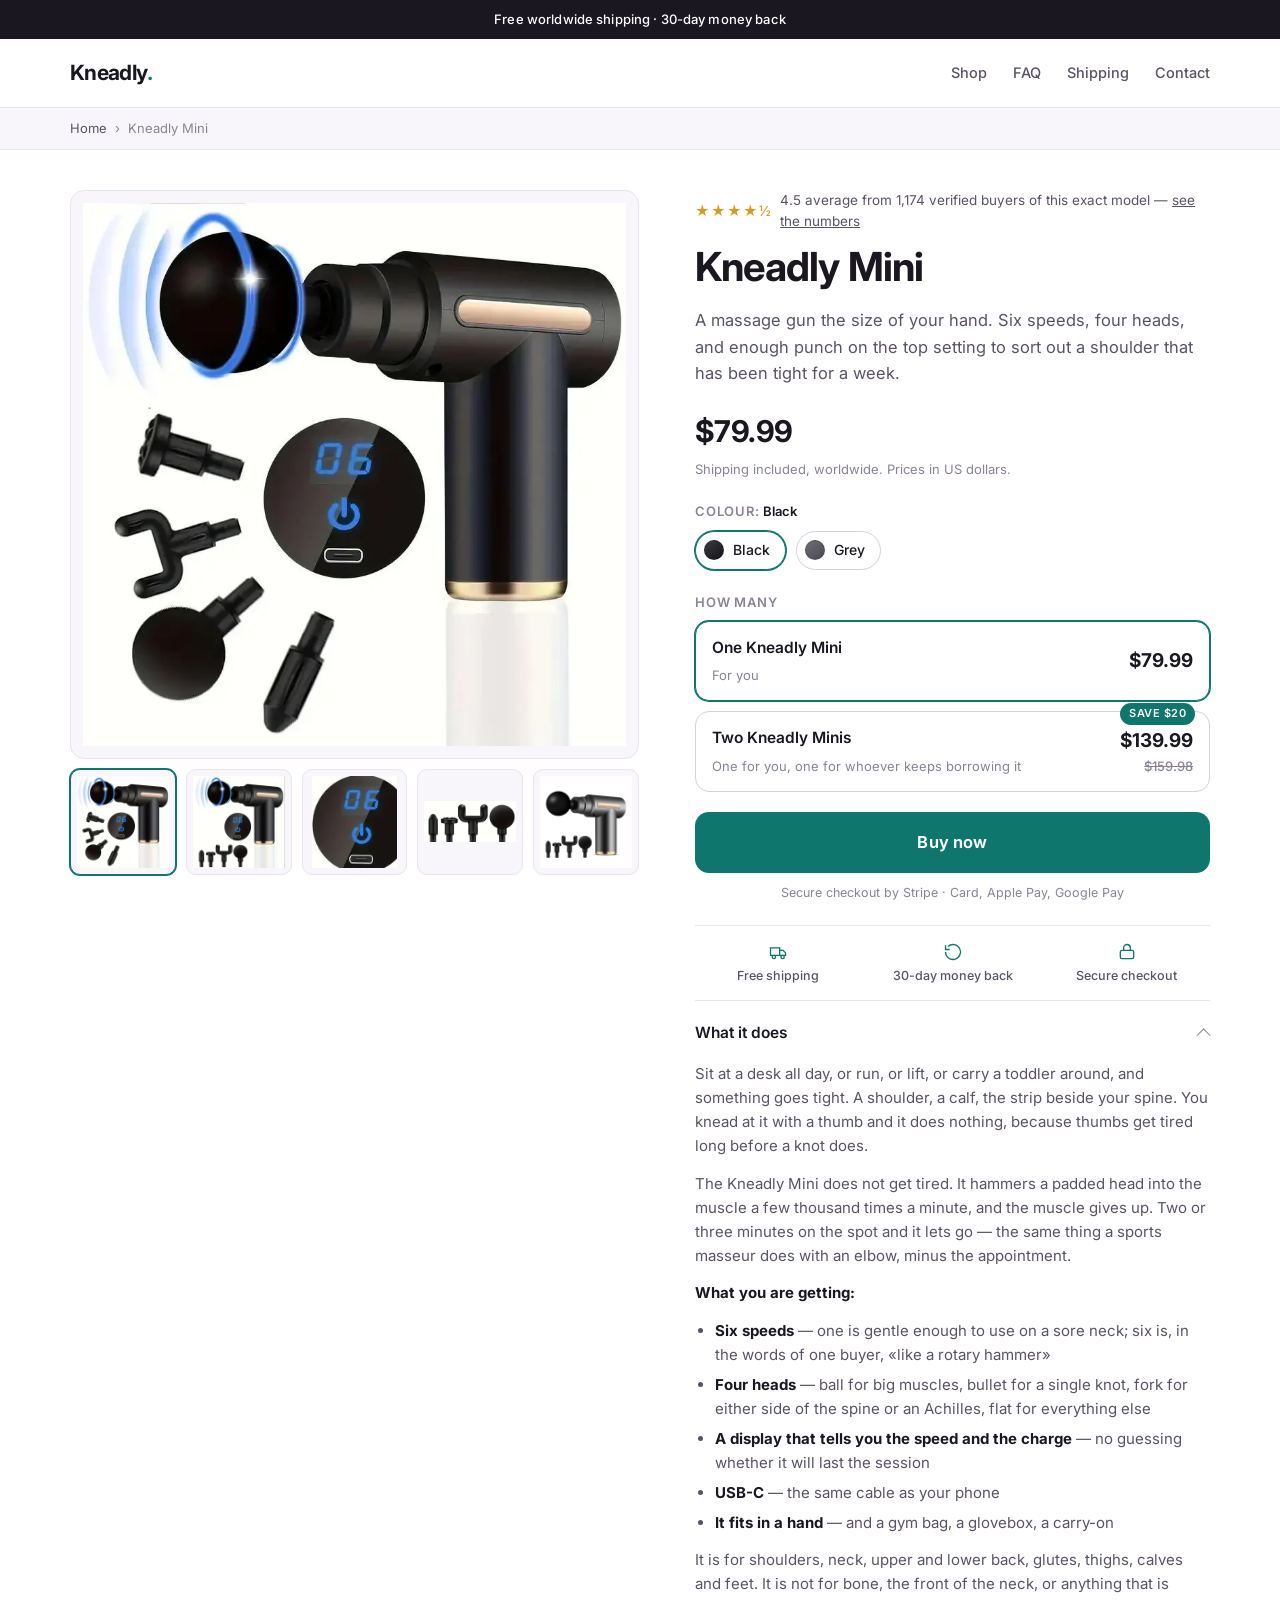
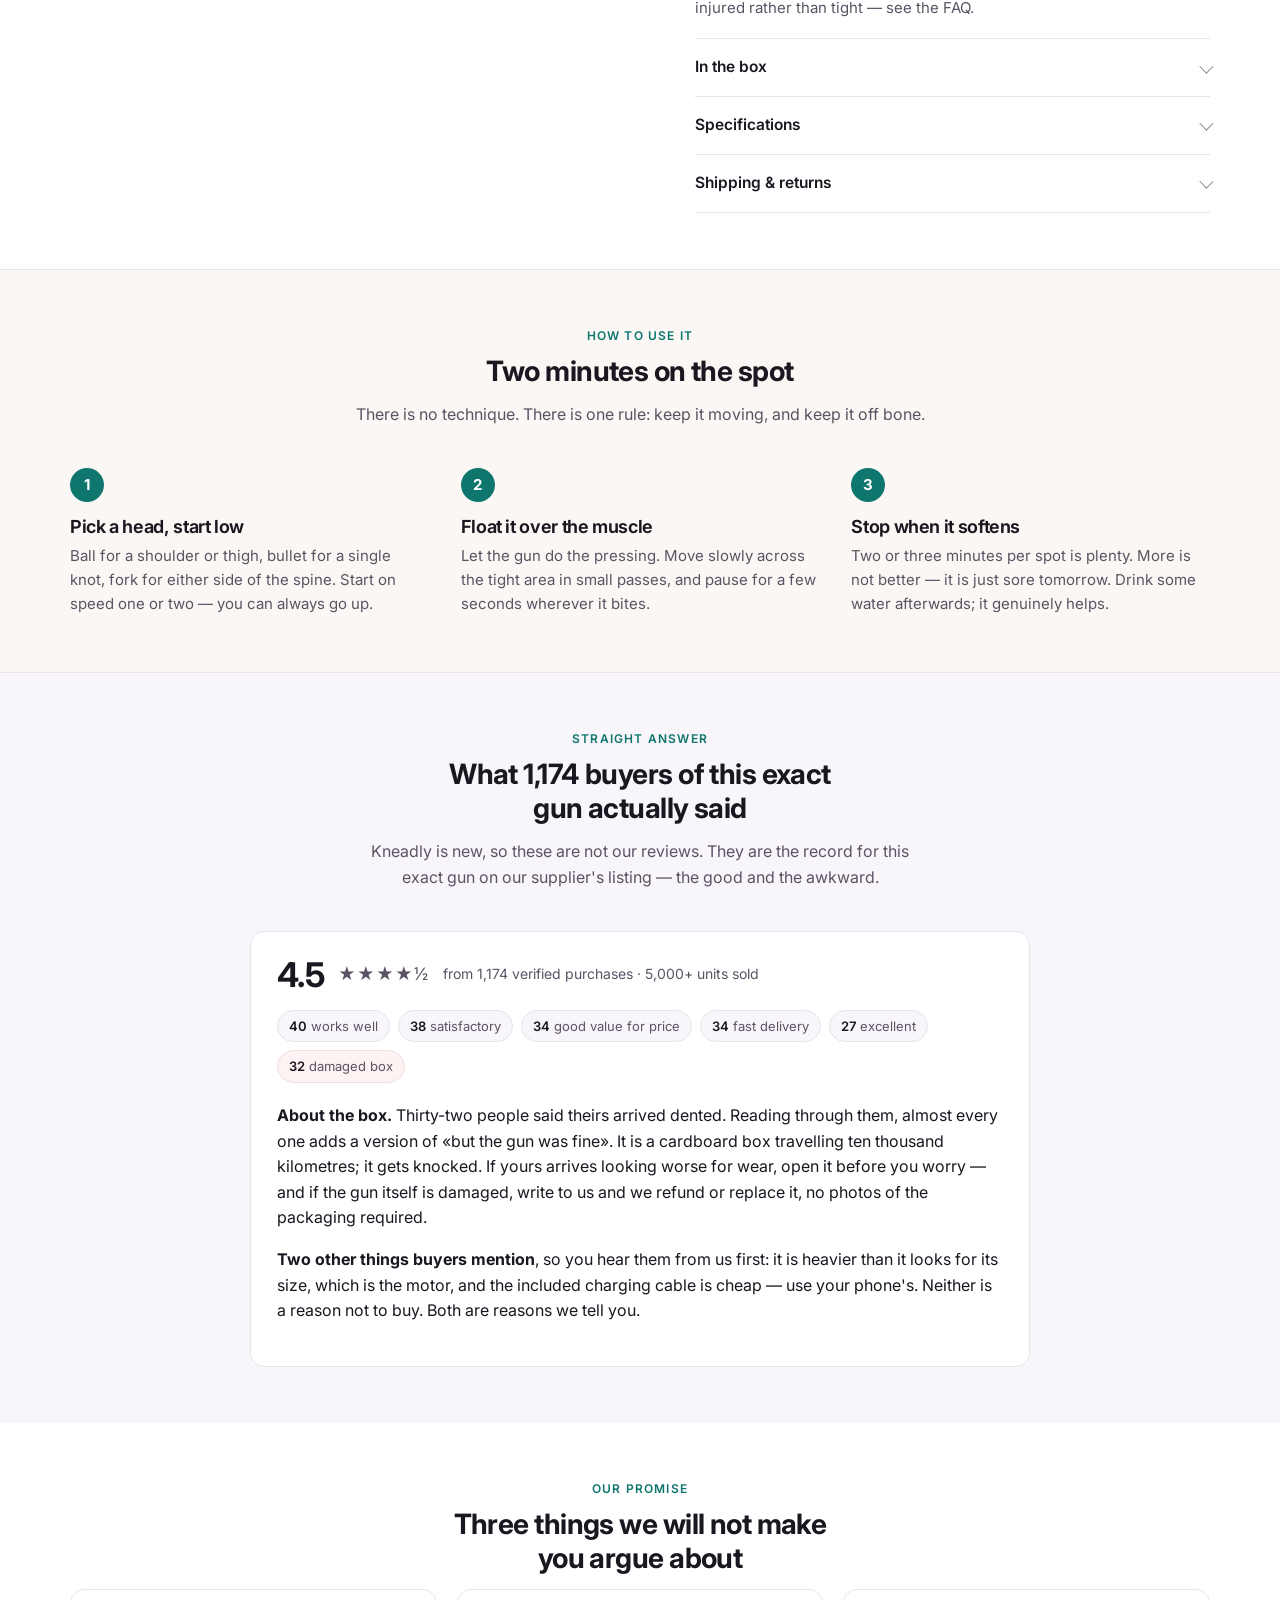
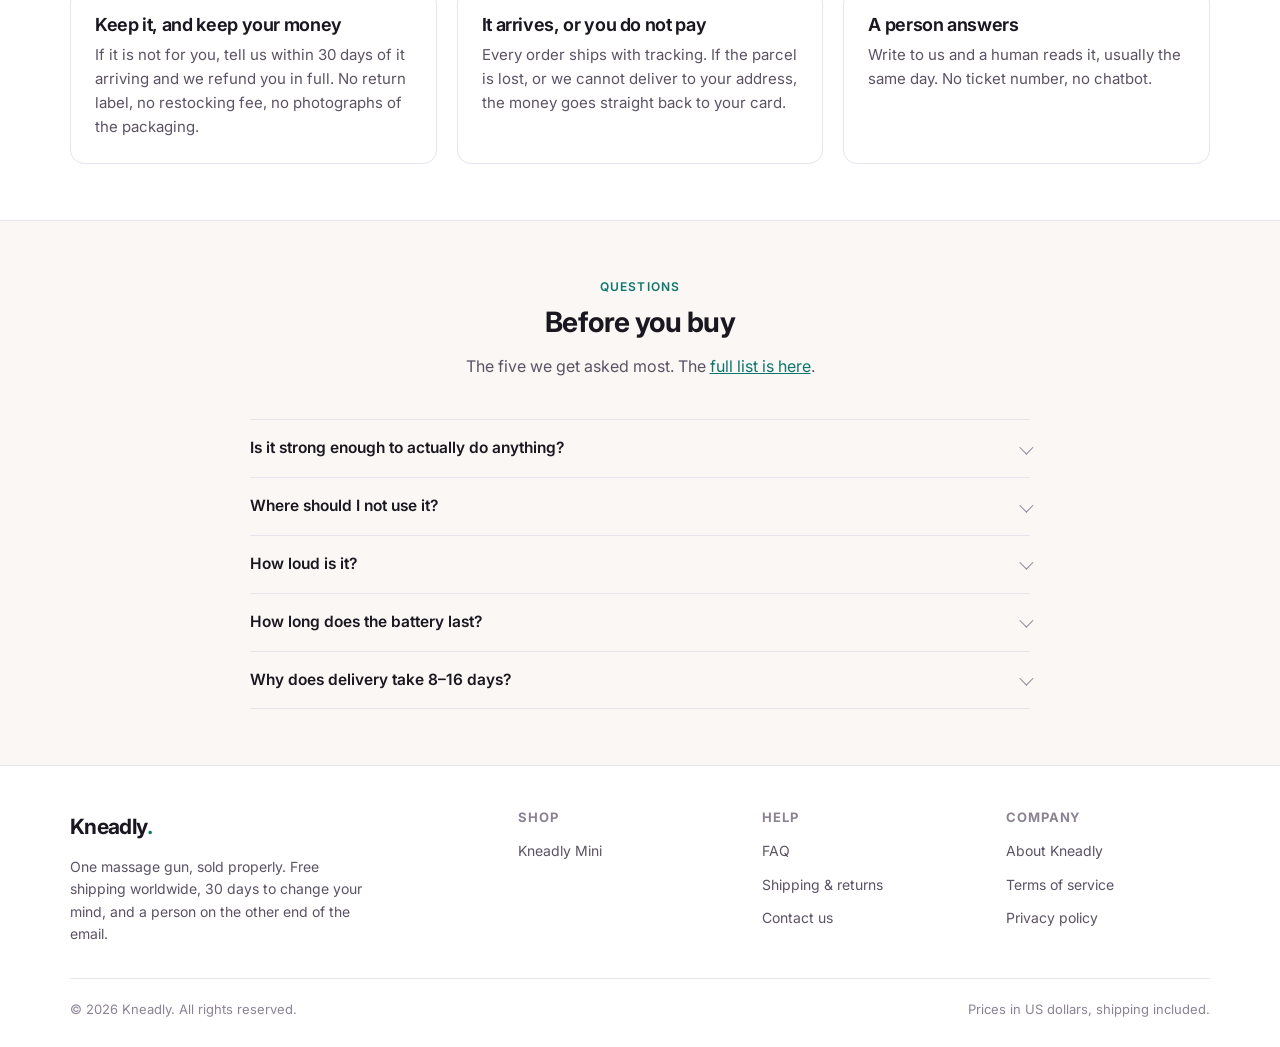
<file: index.html>
<!DOCTYPE html>
<html lang="en">
<head>
<meta charset="utf-8">
<meta name="viewport" content="width=device-width, initial-scale=1">
<title>Kneadly Mini — the pocket massage gun that gets the knots out</title>
<meta name="description" content="A compact massage gun with six speeds, four heads and USB-C charging. Loosens tight shoulders, calves and backs in minutes. Free shipping, 30-day money back.">
<link rel="canonical" href="https://dr-grimen.github.io/kneadly/">
<meta property="og:type" content="product">
<meta property="og:title" content="Kneadly Mini — knots out, two minutes">
<meta property="og:description" content="Six speeds, four heads, USB-C. Small enough for a gym bag, strong enough for a sore back. Free shipping and 30-day money back.">
<meta property="og:image" content="https://dr-grimen.github.io/kneadly/bilder/produkt-2.webp">
<meta name="twitter:card" content="summary_large_image">
<link rel="icon" href="data:image/svg+xml,<svg xmlns='http://www.w3.org/2000/svg' viewBox='0 0 32 32'><rect width='32' height='32' rx='7' fill='%230f766e'/><text x='16' y='23' font-family='Inter,Arial' font-size='19' font-weight='700' fill='%23fff' text-anchor='middle'>K</text></svg>">
<link rel="preconnect" href="https://fonts.googleapis.com">
<link rel="preconnect" href="https://fonts.gstatic.com" crossorigin>
<link href="https://fonts.googleapis.com/css2?family=Inter:wght@400;500;600;700&display=swap" rel="stylesheet">
<link rel="stylesheet" href="style.css?v=2">
</head>
<body class="has-buybar">

<div class="announce">Free worldwide shipping · 30-day money back</div>

<header class="site-header">
  <div class="wrap">
    <a class="logo" href="index.html">Kneadly<span>.</span></a>
    <nav class="nav">
      <a href="index.html">Shop</a>
      <a href="faq.html">FAQ</a>
      <a href="shipping.html">Shipping</a>
      <a href="contact.html">Contact</a>
    </nav>
  </div>
</header>

<div class="crumb">
  <div class="wrap"><a href="index.html">Home</a><span>&rsaquo;</span>Kneadly Mini</div>
</div>

<main>
<div class="wrap">
  <div class="product">

    <div>
      <div class="gallery-main">
        <img id="mainImage" src="bilder/produkt-2.webp" alt="Kneadly Mini in black with its four heads laid out" width="800" height="800">
      </div>
      <div class="thumbs" id="thumbs" role="group" aria-label="Product images"></div>
    </div>

    <div class="col-buy">

      <div class="rating-row">
        <span class="stars" aria-hidden="true">★★★★½</span>
        <span>4.5 average from 1,174 verified buyers of this exact model —
          <a href="#evidence">see the numbers</a></span>
      </div>

      <h1>Kneadly Mini</h1>
      <p class="subtitle">A massage gun the size of your hand. Six speeds, four heads, and enough punch
         on the top setting to sort out a shoulder that has been tight for a week.</p>

      <div class="price-row">
        <span class="price" id="price">$79.99</span>
        <s class="price-was" id="priceWas" hidden></s>
        <span class="price-save" id="priceSave" hidden></span>
      </div>
      <p class="price-note">Shipping included, worldwide. Prices in US dollars.</p>

      <span class="field-label">Colour: <b id="colourName">Black</b></span>
      <div class="swatches" id="swatches">
        <button class="swatch" type="button" data-color="black" aria-pressed="true"><i></i>Black</button>
        <button class="swatch" type="button" data-color="grey" aria-pressed="false"><i></i>Grey</button>
      </div>

      <span class="field-label">How many</span>
      <div class="bundles" id="bundles">
        <button class="bundle" type="button" data-pack="1" aria-pressed="true">
          <span class="b-name">One Kneadly Mini</span>
          <span class="b-sub">For you</span>
          <span class="b-price">$79.99</span>
        </button>
        <button class="bundle" type="button" data-pack="2" aria-pressed="false">
          <span class="b-tag">Save $20</span>
          <span class="b-name">Two Kneadly Minis</span>
          <span class="b-sub">One for you, one for whoever keeps borrowing it</span>
          <span class="b-price">$139.99 <s>$159.98</s></span>
        </button>
      </div>

      <a class="btn-buy" id="buyButton" href="#" rel="nofollow">Buy now</a>
      <p class="btn-note">Secure checkout by Stripe · Card, Apple&nbsp;Pay, Google&nbsp;Pay</p>

      <div class="assurance">
        <div>
          <svg viewBox="0 0 24 24" aria-hidden="true"><path d="M3 7h11v9H3zM14 10h4l3 3v3h-7z"/><circle cx="7" cy="18" r="2"/><circle cx="17.5" cy="18" r="2"/></svg>
          Free shipping
        </div>
        <div>
          <svg viewBox="0 0 24 24" aria-hidden="true"><path d="M3 12a9 9 0 1 0 3-6.7"/><path d="M3 4v5h5"/></svg>
          30-day money back
        </div>
        <div>
          <svg viewBox="0 0 24 24" aria-hidden="true"><rect x="4" y="10" width="16" height="10" rx="2"/><path d="M8 10V7a4 4 0 0 1 8 0v3"/></svg>
          Secure checkout
        </div>
      </div>

      <details class="panel" open>
        <summary>What it does</summary>
        <div class="body">
          <p>Sit at a desk all day, or run, or lift, or carry a toddler around, and something goes
             tight. A shoulder, a calf, the strip beside your spine. You knead at it with a thumb and
             it does nothing, because thumbs get tired long before a knot does.</p>
          <p>The Kneadly Mini does not get tired. It hammers a padded head into the muscle a few
             thousand times a minute, and the muscle gives up. Two or three minutes on the spot and it
             lets go — the same thing a sports masseur does with an elbow, minus the appointment.</p>
          <p><strong>What you are getting:</strong></p>
          <ul>
            <li><strong>Six speeds</strong> — one is gentle enough to use on a sore neck; six is,
                in the words of one buyer, «like a rotary hammer»</li>
            <li><strong>Four heads</strong> — ball for big muscles, bullet for a single knot, fork
                for either side of the spine or an Achilles, flat for everything else</li>
            <li><strong>A display that tells you the speed and the charge</strong> — no guessing
                whether it will last the session</li>
            <li><strong>USB-C</strong> — the same cable as your phone</li>
            <li><strong>It fits in a hand</strong> — and a gym bag, a glovebox, a carry-on</li>
          </ul>
          <p>It is for shoulders, neck, upper and lower back, glutes, thighs, calves and feet. It is
             not for bone, the front of the neck, or anything that is injured rather than tight —
             see the FAQ.</p>
        </div>
      </details>

      <details class="panel">
        <summary>In the box</summary>
        <div class="body">
          <ul>
            <li>1 × Kneadly Mini (black or grey)</li>
            <li>4 × heads: ball, bullet, fork, flat</li>
            <li>1 × USB-C charging cable</li>
          </ul>
          <p>A word on the cable, because buyers mention it: it is a basic one and some people
             have found theirs weak. Any USB-C cable you already own works just as well, and better.</p>
        </div>
      </details>

      <details class="panel">
        <summary>Specifications</summary>
        <div class="body">
          <table class="spec-table">
            <tr><th>Speeds</th><td>Six, shown on the display</td></tr>
            <tr><th>Heads</th><td>Four — ball, bullet, fork, flat</td></tr>
            <tr><th>Display</th><td>Speed level and charge status</td></tr>
            <tr><th>Charging</th><td>USB-C</td></tr>
            <tr><th>Power</th><td>Built-in rechargeable lithium battery</td></tr>
            <tr><th>Colours</th><td>Black, Grey</td></tr>
          </table>
          <p style="margin-top:12px">We have left out the numbers we cannot verify — motor speed,
             battery capacity, stall force. The supplier does not publish tested figures for them,
             and we would rather say nothing than make something up.</p>
        </div>
      </details>

      <details class="panel">
        <summary>Shipping &amp; returns</summary>
        <div class="body">
          <ul>
            <li>Free shipping on every order, with tracking</li>
            <li>Delivery in 8–16 days — it ships from our supplier straight to you</li>
            <li>30 days to change your mind, and you keep it</li>
            <li>If it never arrives, you get every penny back</li>
          </ul>
          <p>The full policy is on the <a href="shipping.html">shipping page</a>.</p>
        </div>
      </details>

    </div>
  </div>
</div>

<section class="band section">
  <div class="wrap">
    <div class="eyebrow">How to use it</div>
    <h2>Two minutes on the spot</h2>
    <p class="lede">There is no technique. There is one rule: keep it moving, and keep it off bone.</p>
    <div class="steps">
      <div class="step">
        <h3>Pick a head, start low</h3>
        <p>Ball for a shoulder or thigh, bullet for a single knot, fork for either side of the spine.
           Start on speed one or two — you can always go up.</p>
      </div>
      <div class="step">
        <h3>Float it over the muscle</h3>
        <p>Let the gun do the pressing. Move slowly across the tight area in small passes, and pause
           for a few seconds wherever it bites.</p>
      </div>
      <div class="step">
        <h3>Stop when it softens</h3>
        <p>Two or three minutes per spot is plenty. More is not better — it is just sore tomorrow.
           Drink some water afterwards; it genuinely helps.</p>
      </div>
    </div>
  </div>
</section>

<section class="band-soft section" id="evidence">
  <div class="wrap">
    <div class="eyebrow">Straight answer</div>
    <h2>What 1,174 buyers of this exact gun actually said</h2>
    <p class="lede">Kneadly is new, so these are not our reviews. They are the record for this exact
       gun on our supplier's listing — the good and the awkward.</p>

    <div class="evidence">
      <div class="score">
        <b>4.5</b>
        <span class="stars" aria-hidden="true">★★★★½</span>
        <span>from 1,174 verified purchases · 5,000+ units sold</span>
      </div>

      <ul class="tags">
        <li><b>40</b> works well</li>
        <li><b>38</b> satisfactory</li>
        <li><b>34</b> good value for price</li>
        <li><b>34</b> fast delivery</li>
        <li><b>27</b> excellent</li>
        <li class="neg"><b>32</b> damaged box</li>
      </ul>

      <p><strong>About the box.</strong> Thirty-two people said theirs arrived dented. Reading
         through them, almost every one adds a version of «but the gun was fine». It is a cardboard
         box travelling ten thousand kilometres; it gets knocked. If yours arrives looking worse for
         wear, open it before you worry — and if the gun itself is damaged, write to us and we refund
         or replace it, no photos of the packaging required.</p>

      <p><strong>Two other things buyers mention</strong>, so you hear them from us first: it is
         heavier than it looks for its size, which is the motor, and the included charging cable is
         cheap — use your phone's. Neither is a reason not to buy. Both are reasons we tell you.</p>

    </div>
  </div>
</section>

<section class="section">
  <div class="wrap">
    <div class="eyebrow">Our promise</div>
    <h2>Three things we will not make you argue about</h2>
    <div class="cards">
      <div class="card">
        <h3>Keep it, and keep your money</h3>
        <p>If it is not for you, tell us within 30 days of it arriving and we refund you in full.
           No return label, no restocking fee, no photographs of the packaging.</p>
      </div>
      <div class="card">
        <h3>It arrives, or you do not pay</h3>
        <p>Every order ships with tracking. If the parcel is lost, or we cannot deliver to your
           address, the money goes straight back to your card.</p>
      </div>
      <div class="card">
        <h3>A person answers</h3>
        <p>Write to us and a human reads it, usually the same day. No ticket number, no chatbot.</p>
      </div>
    </div>
  </div>
</section>

<section class="band section">
  <div class="wrap">
    <div class="eyebrow">Questions</div>
    <h2>Before you buy</h2>
    <p class="lede">The five we get asked most. The <a href="faq.html">full list is here</a>.</p>

    <div class="faq-list">
      <details class="panel">
        <summary>Is it strong enough to actually do anything?</summary>
        <div class="body">
          <p>Yes. The most common surprise in the reviews is how hard it hits for its size — one
             buyer compares speed six to a rotary hammer. If you have used a full-size gun, this is
             not as deep on the very top setting, but for shoulders, calves and backs it is more than
             most people want.</p>
        </div>
      </details>
      <details class="panel">
        <summary>Where should I not use it?</summary>
        <div class="body">
          <p>Not on bone — spine, shoulder blade, kneecap, shin. Not on the front or sides of the
             neck. Not on a fresh injury, a bruise, or anywhere that hurts rather than aches. If you
             are pregnant, have a heart condition, a blood-clotting disorder or a pacemaker, ask your
             doctor first. It is a tool for tight muscles, not a treatment for anything.</p>
        </div>
      </details>
      <details class="panel">
        <summary>How loud is it?</summary>
        <div class="body">
          <p>Quieter than a hairdryer, louder than an electric toothbrush. You can use it with the TV
             on. You would not use it next to a sleeping baby. We do not quote a decibel figure because
             the supplier does not publish a tested one.</p>
        </div>
      </details>
      <details class="panel">
        <summary>How long does the battery last?</summary>
        <div class="body">
          <p>The display shows the charge, so you are never guessing. Buyers describe it as lasting a
             good number of sessions between charges. We would rather not invent an hours figure — it
             depends heavily on which speed you use.</p>
        </div>
      </details>
      <details class="panel">
        <summary>Why does delivery take 8–16 days?</summary>
        <div class="body">
          <p>Because your order ships from our supplier directly to you instead of sitting in a
             warehouse we rent. That is the honest reason, and it is also why the price is $79.99 with
             shipping included. You get tracking as soon as the parcel moves.</p>
        </div>
      </details>
    </div>
  </div>
</section>

</main>

<div class="buybar" id="buybar" aria-hidden="true">
  <div class="bb-text">
    <div class="bb-name">Kneadly Mini · <span id="bbColour">Black</span></div>
    <div class="bb-price" id="bbPrice">$79.99</div>
  </div>
  <a class="btn-buy" id="bbButton" href="#" rel="nofollow" tabindex="-1">Buy now</a>
</div>

<footer class="site-footer">
  <div class="wrap">
    <div class="foot-grid">
      <div>
        <a class="logo" href="index.html">Kneadly<span>.</span></a>
        <p>One massage gun, sold properly. Free shipping worldwide, 30 days to change your mind,
           and a person on the other end of the email.</p>
      </div>
      <div>
        <h4>Shop</h4>
        <ul><li><a href="index.html">Kneadly Mini</a></li></ul>
      </div>
      <div>
        <h4>Help</h4>
        <ul>
          <li><a href="faq.html">FAQ</a></li>
          <li><a href="shipping.html">Shipping &amp; returns</a></li>
          <li><a href="contact.html">Contact us</a></li>
        </ul>
      </div>
      <div>
        <h4>Company</h4>
        <ul>
          <li><a href="about.html">About Kneadly</a></li>
          <li><a href="terms.html">Terms of service</a></li>
          <li><a href="privacy.html">Privacy policy</a></li>
        </ul>
      </div>
    </div>
    <div class="copyright">
      <span>&copy; 2026 Kneadly. All rights reserved.</span>
      <span>Prices in US dollars, shipping included.</span>
    </div>
  </div>
</footer>

<script type="application/ld+json">
{
  "@context": "https://schema.org",
  "@type": "Product",
  "name": "Kneadly Mini",
  "description": "Compact massage gun with six speeds, four heads, a speed and charge display, and USB-C charging.",
  "image": ["https://dr-grimen.github.io/kneadly/bilder/produkt-2.webp"],
  "brand": { "@type": "Brand", "name": "Kneadly" },
  "offers": {
    "@type": "Offer",
    "url": "https://dr-grimen.github.io/kneadly/",
    "priceCurrency": "USD",
    "price": "79.99",
    "availability": "https://schema.org/InStock",
    "shippingDetails": { "@type": "OfferShippingDetails", "shippingRate": { "@type": "MonetaryAmount", "value": "0", "currency": "USD" } },
    "hasMerchantReturnPolicy": { "@type": "MerchantReturnPolicy", "returnPolicyCategory": "https://schema.org/MerchantReturnFiniteReturnWindow", "merchantReturnDays": 30, "returnMethod": "https://schema.org/ReturnByMail", "returnFees": "https://schema.org/FreeReturn" }
  }
}
</script>

<script src="shop.js?v=3"></script>
</body>
</html>
</file>
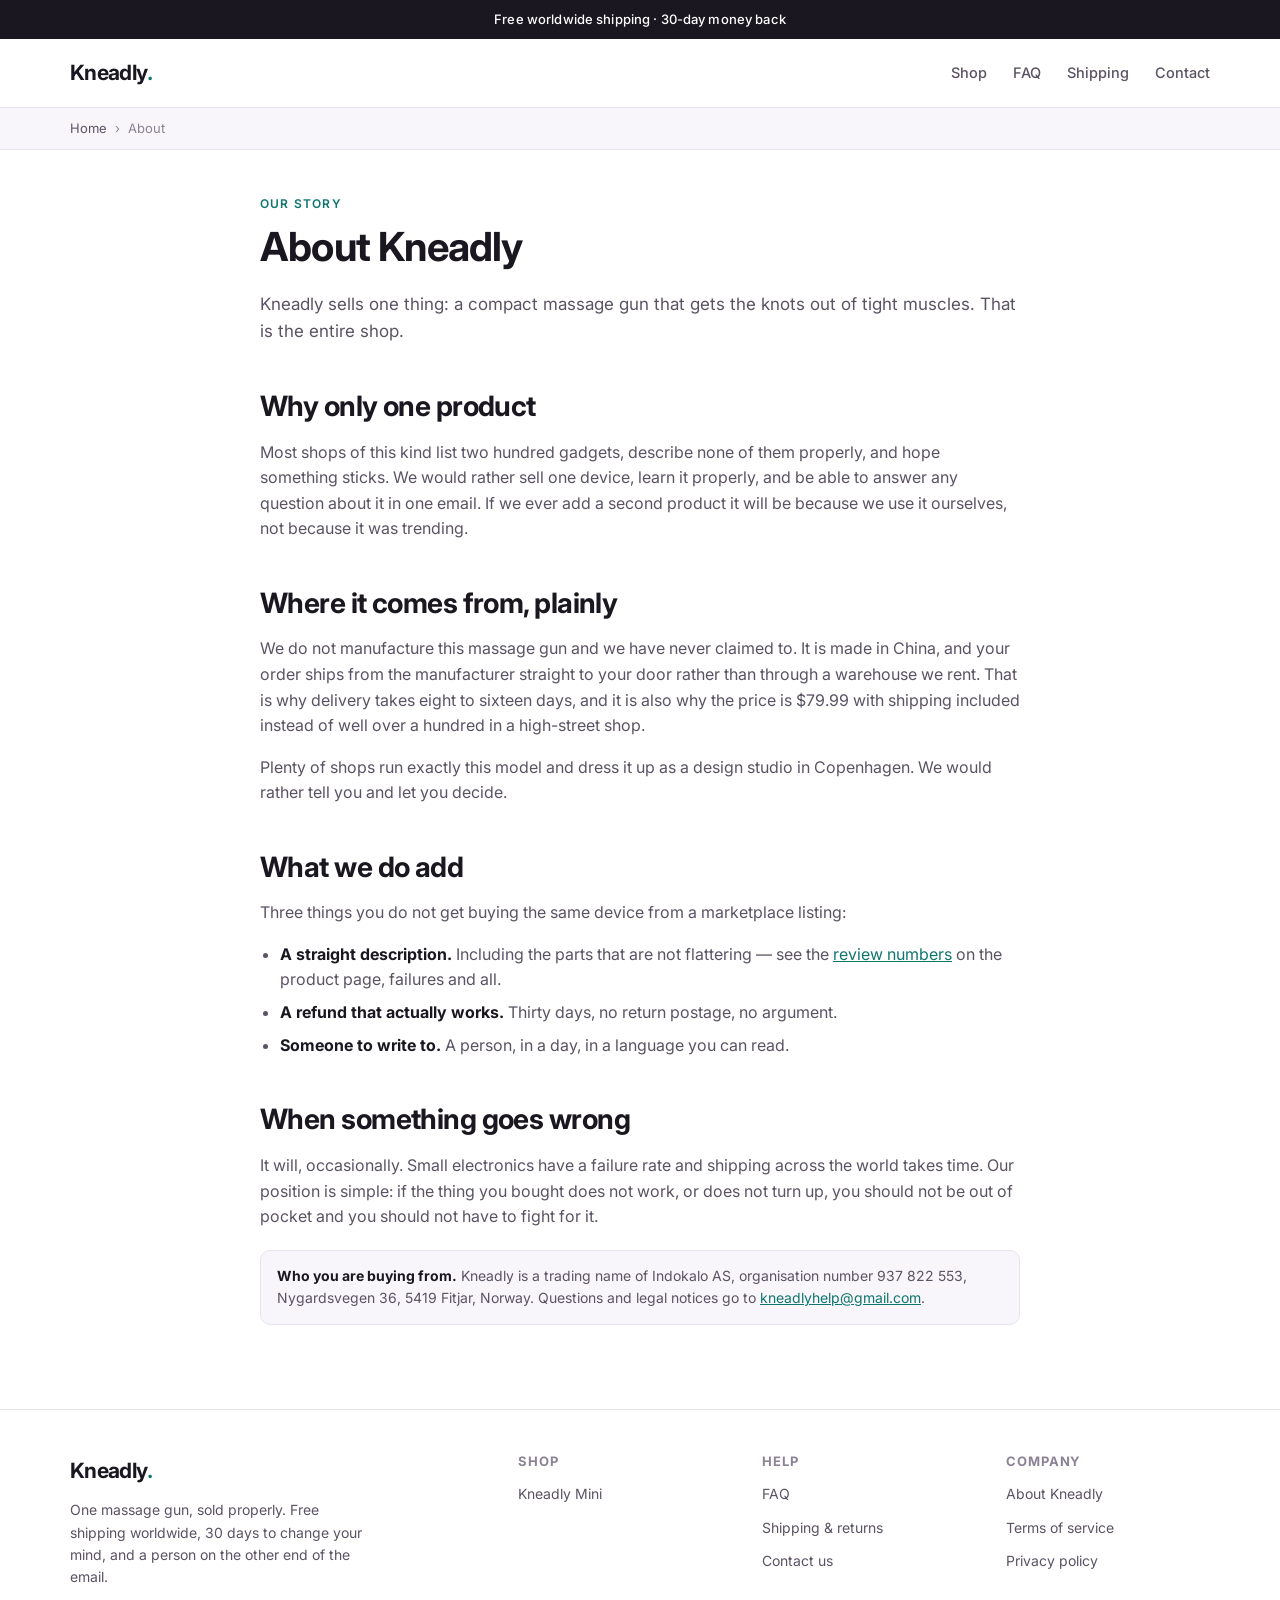
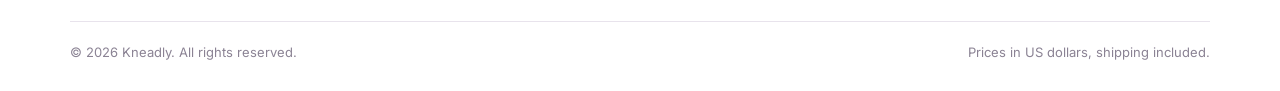
<file: about.html>
<!DOCTYPE html>
<html lang="en">
<head>
<meta charset="utf-8">
<meta name="viewport" content="width=device-width, initial-scale=1">
<title>About | Kneadly</title>
<meta name="description" content="A one-product shop. What we sell, how it reaches you, and what we are honest about.">
<meta name="robots" content="index,follow">
<link rel="icon" href="data:image/svg+xml,<svg xmlns='http://www.w3.org/2000/svg' viewBox='0 0 32 32'><rect width='32' height='32' rx='7' fill='%230f766e'/><text x='16' y='23' font-family='Inter,Arial' font-size='19' font-weight='700' fill='%23fff' text-anchor='middle'>K</text></svg>">
<link rel="preconnect" href="https://fonts.googleapis.com">
<link rel="preconnect" href="https://fonts.gstatic.com" crossorigin>
<link href="https://fonts.googleapis.com/css2?family=Inter:wght@400;500;600;700&display=swap" rel="stylesheet">
<link rel="stylesheet" href="style.css?v=4">
</head>
<body>

<div class="announce">Free worldwide shipping &middot; 30-day money back</div>

<header class="site-header">
  <div class="wrap">
    <a class="logo" href="index.html">Kneadly<span>.</span></a>
    <nav class="nav">
      <a href="index.html">Shop</a>
      <a href="faq.html">FAQ</a>
      <a href="shipping.html">Shipping</a>
      <a href="contact.html">Contact</a>
    </nav>
  </div>
</header>

<div class="crumb">
  <div class="wrap"><a href="index.html">Home</a><span>&rsaquo;</span>About</div>
</div>

<main class="wrap">
  <div class="page">
    <div class="eyebrow">Our story</div>
    <h1>About Kneadly</h1>
    <p>Kneadly sells one thing: a compact massage gun that gets the knots out of tight muscles.
       That is the entire shop.</p>

    <h2>Why only one product</h2>
    <p>Most shops of this kind list two hundred gadgets, describe none of them properly, and hope
       something sticks. We would rather sell one device, learn it properly, and be able to answer any
       question about it in one email. If we ever add a second product it will be because we use it
       ourselves, not because it was trending.</p>

    <h2>Where it comes from, plainly</h2>
    <p>We do not manufacture this massage gun and we have never claimed to. It is made in China, and your
       order ships from the manufacturer straight to your door rather than through a warehouse we rent.
       That is why delivery takes eight to sixteen days, and it is also why the price is $79.99 with
       shipping included instead of well over a hundred in a high-street shop.</p>
    <p>Plenty of shops run exactly this model and dress it up as a design studio in Copenhagen. We would
       rather tell you and let you decide.</p>

    <h2>What we do add</h2>
    <p>Three things you do not get buying the same device from a marketplace listing:</p>
    <ul>
      <li><strong>A straight description.</strong> Including the parts that are not flattering — see the
          <a href="index.html#evidence">review numbers</a> on the product page, failures and all.</li>
      <li><strong>A refund that actually works.</strong> Thirty days, no return postage, no argument.</li>
      <li><strong>Someone to write to.</strong> A person, in a day, in a language you can read.</li>
    </ul>

    <h2>When something goes wrong</h2>
    <p>It will, occasionally. Small electronics have a failure rate and shipping across the world takes
       time. Our position is simple: if the thing you bought does not work, or does not turn up, you
       should not be out of pocket and you should not have to fight for it.</p>

    <div class="note"><strong>Who you are buying from.</strong> Kneadly is a trading name of Indokalo AS, organisation number 937 822 553, Nygardsvegen 36, 5419 Fitjar, Norway. Questions and legal notices go to <a href="mailto:kneadlyhelp@gmail.com">kneadlyhelp@gmail.com</a>.</div>
  </div>
</main>

<footer class="site-footer">
  <div class="wrap">
    <div class="foot-grid">
      <div>
        <a class="logo" href="index.html">Kneadly<span>.</span></a>
        <p>One massage gun, sold properly. Free shipping worldwide, 30 days to change your mind, and a
           person on the other end of the email.</p>
      </div>
      <div>
        <h4>Shop</h4>
        <ul>
          <li><a href="index.html">Kneadly Mini</a></li>
        </ul>
      </div>
      <div>
        <h4>Help</h4>
        <ul>
          <li><a href="faq.html">FAQ</a></li>
          <li><a href="shipping.html">Shipping &amp; returns</a></li>
          <li><a href="contact.html">Contact us</a></li>
        </ul>
      </div>
      <div>
        <h4>Company</h4>
        <ul>
          <li><a href="about.html">About Kneadly</a></li>
          <li><a href="terms.html">Terms of service</a></li>
          <li><a href="privacy.html">Privacy policy</a></li>
        </ul>
      </div>
    </div>
    <div class="copyright">
      <span>&copy; 2026 Kneadly. All rights reserved.</span>
      <span>Prices in US dollars, shipping included.</span>
    </div>
  </div>
</footer>

<script src="shop.js?v=3"></script>
</body>
</html>
</file>
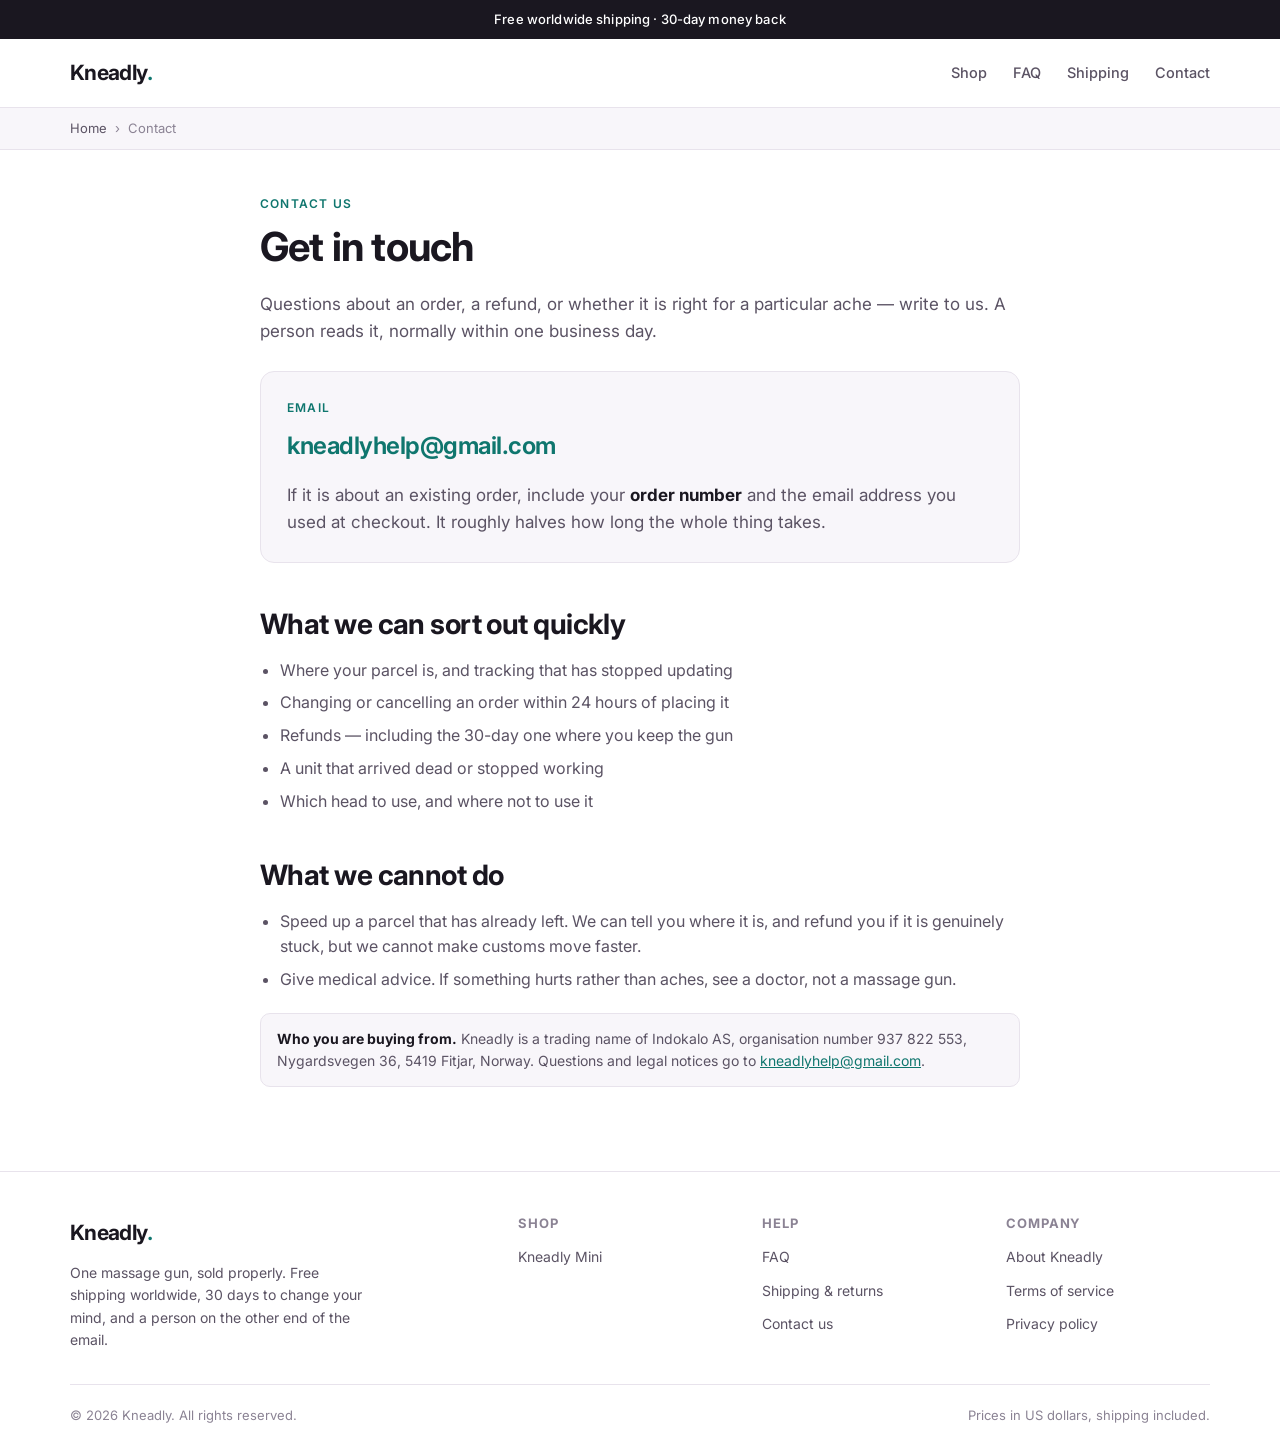
<file: contact.html>
<!DOCTYPE html>
<html lang="en">
<head>
<meta charset="utf-8">
<meta name="viewport" content="width=device-width, initial-scale=1">
<title>Contact | Kneadly</title>
<meta name="description" content="Email Kneadly about an order, a return, or whether the Kneadly Mini is right for a particular ache.">
<meta name="robots" content="index,follow">
<link rel="icon" href="data:image/svg+xml,<svg xmlns='http://www.w3.org/2000/svg' viewBox='0 0 32 32'><rect width='32' height='32' rx='7' fill='%230f766e'/><text x='16' y='23' font-family='Inter,Arial' font-size='19' font-weight='700' fill='%23fff' text-anchor='middle'>K</text></svg>">
<link rel="preconnect" href="https://fonts.googleapis.com">
<link rel="preconnect" href="https://fonts.gstatic.com" crossorigin>
<link href="https://fonts.googleapis.com/css2?family=Inter:wght@400;500;600;700&display=swap" rel="stylesheet">
<link rel="stylesheet" href="style.css?v=4">
</head>
<body>

<div class="announce">Free worldwide shipping &middot; 30-day money back</div>

<header class="site-header">
  <div class="wrap">
    <a class="logo" href="index.html">Kneadly<span>.</span></a>
    <nav class="nav">
      <a href="index.html">Shop</a>
      <a href="faq.html">FAQ</a>
      <a href="shipping.html">Shipping</a>
      <a href="contact.html">Contact</a>
    </nav>
  </div>
</header>

<div class="crumb">
  <div class="wrap"><a href="index.html">Home</a><span>&rsaquo;</span>Contact</div>
</div>

<main class="wrap">
  <div class="page">
    <div class="eyebrow">Contact us</div>
    <h1>Get in touch</h1>
    <p>Questions about an order, a refund, or whether it is right for a particular ache — write to us. A person reads it, normally within one business day.</p>

    <div class="contact-box">
      <div class="eyebrow">Email</div>
      <a class="mail" href="mailto:kneadlyhelp@gmail.com">kneadlyhelp@gmail.com</a>
      <p style="margin:16px 0 0">If it is about an existing order, include your <strong>order number</strong>
         and the email address you used at checkout. It roughly halves how long the whole thing takes.</p>
    </div>

    <h2>What we can sort out quickly</h2>
    <ul>
      <li>Where your parcel is, and tracking that has stopped updating</li>
      <li>Changing or cancelling an order within 24 hours of placing it</li>
      <li>Refunds &mdash; including the 30-day one where you keep the gun</li>
      <li>A unit that arrived dead or stopped working</li>
      <li>Which head to use, and where not to use it</li>
    </ul>

    <h2>What we cannot do</h2>
    <ul>
      <li>Speed up a parcel that has already left. We can tell you where it is, and refund you if it is
          genuinely stuck, but we cannot make customs move faster.</li>
      <li>Give medical advice. If something hurts rather than aches, see a doctor, not a massage gun.</li>
    </ul>

    <div class="note"><strong>Who you are buying from.</strong> Kneadly is a trading name of Indokalo AS, organisation number 937 822 553, Nygardsvegen 36, 5419 Fitjar, Norway. Questions and legal notices go to <a href="mailto:kneadlyhelp@gmail.com">kneadlyhelp@gmail.com</a>.</div>
  </div>
</main>

<footer class="site-footer">
  <div class="wrap">
    <div class="foot-grid">
      <div>
        <a class="logo" href="index.html">Kneadly<span>.</span></a>
        <p>One massage gun, sold properly. Free shipping worldwide, 30 days to change your mind, and a
           person on the other end of the email.</p>
      </div>
      <div>
        <h4>Shop</h4>
        <ul>
          <li><a href="index.html">Kneadly Mini</a></li>
        </ul>
      </div>
      <div>
        <h4>Help</h4>
        <ul>
          <li><a href="faq.html">FAQ</a></li>
          <li><a href="shipping.html">Shipping &amp; returns</a></li>
          <li><a href="contact.html">Contact us</a></li>
        </ul>
      </div>
      <div>
        <h4>Company</h4>
        <ul>
          <li><a href="about.html">About Kneadly</a></li>
          <li><a href="terms.html">Terms of service</a></li>
          <li><a href="privacy.html">Privacy policy</a></li>
        </ul>
      </div>
    </div>
    <div class="copyright">
      <span>&copy; 2026 Kneadly. All rights reserved.</span>
      <span>Prices in US dollars, shipping included.</span>
    </div>
  </div>
</footer>

<script src="shop.js?v=3"></script>
</body>
</html>
</file>
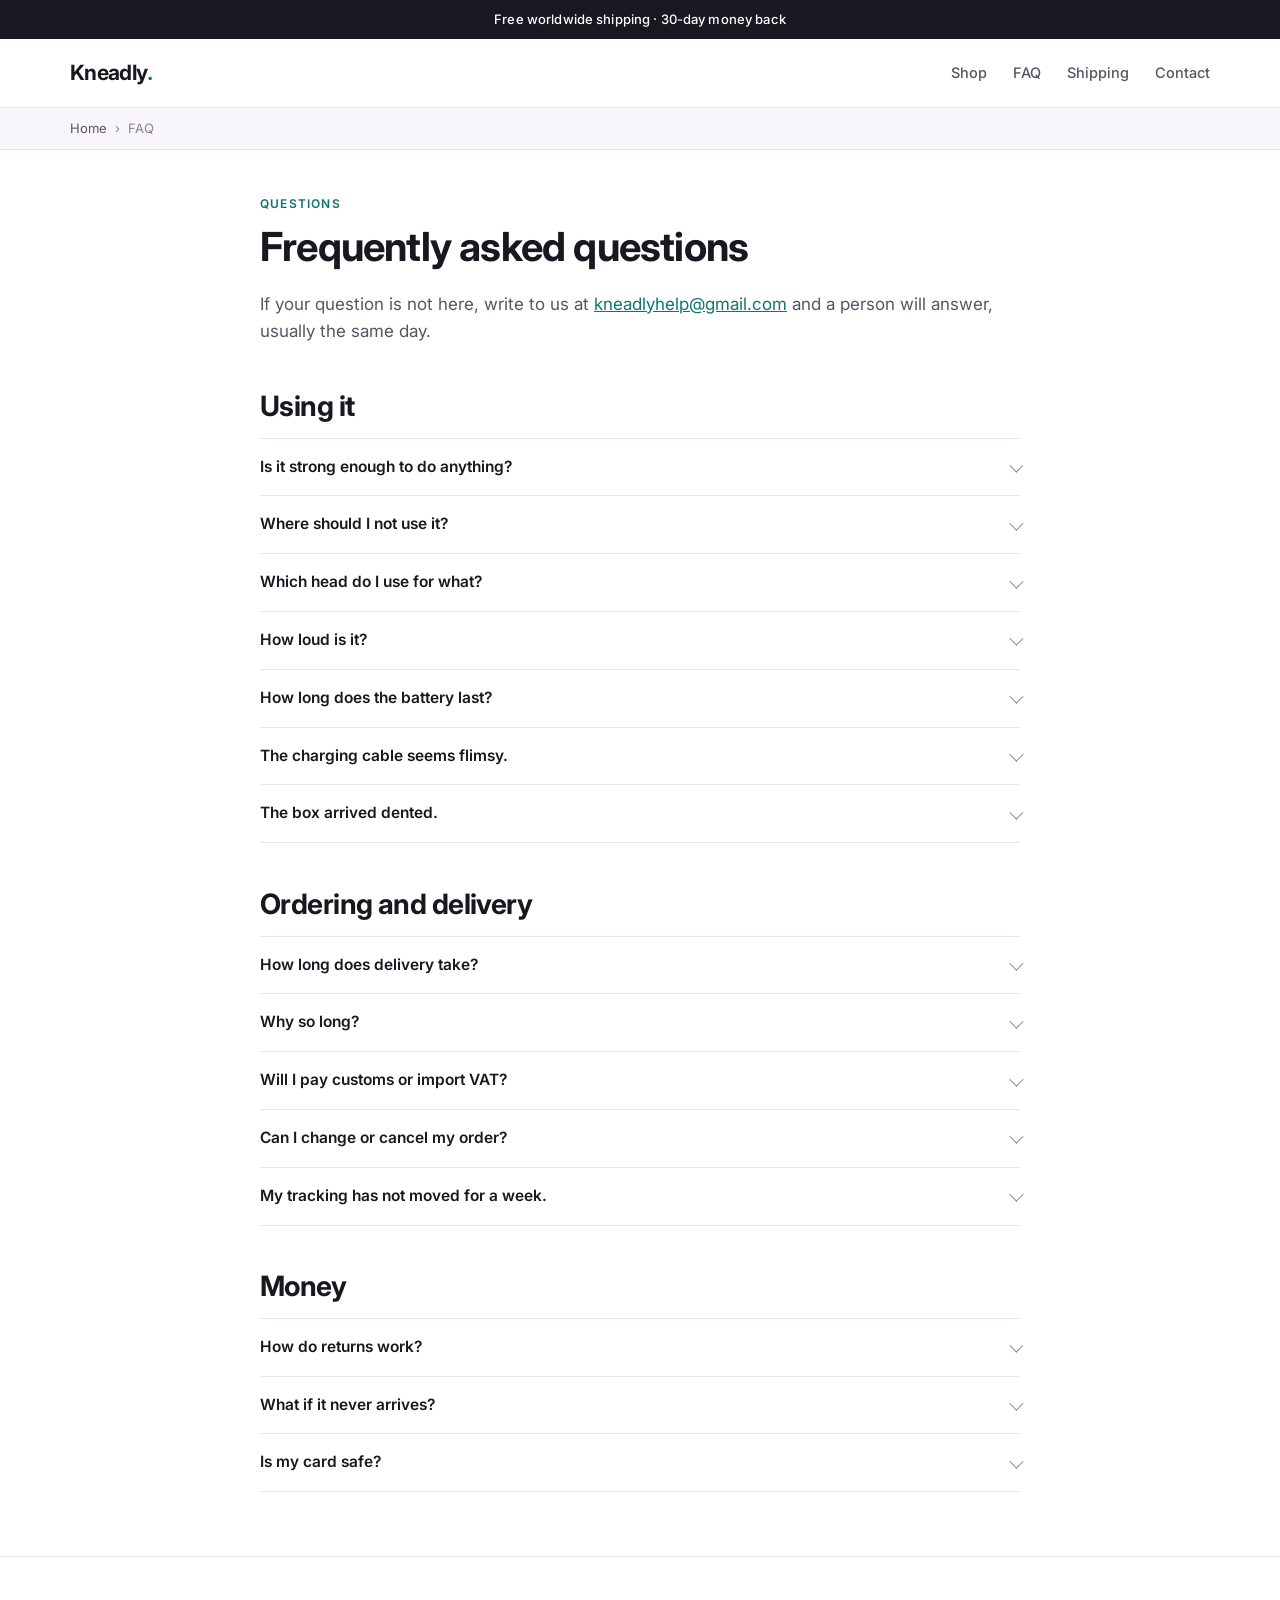
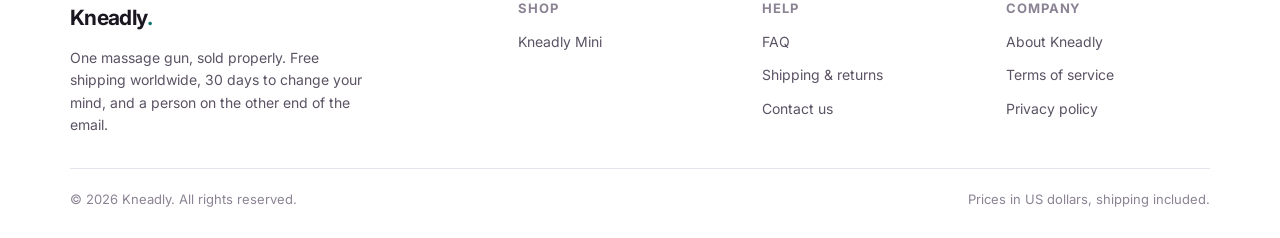
<file: faq.html>
<!DOCTYPE html>
<html lang="en">
<head>
<meta charset="utf-8">
<meta name="viewport" content="width=device-width, initial-scale=1">
<title>FAQ | Kneadly</title>
<meta name="description" content="How to use the Kneadly Mini, where not to use it, delivery times, and how returns work.">
<meta name="robots" content="index,follow">
<link rel="icon" href="data:image/svg+xml,<svg xmlns='http://www.w3.org/2000/svg' viewBox='0 0 32 32'><rect width='32' height='32' rx='7' fill='%230f766e'/><text x='16' y='23' font-family='Inter,Arial' font-size='19' font-weight='700' fill='%23fff' text-anchor='middle'>K</text></svg>">
<link rel="preconnect" href="https://fonts.googleapis.com">
<link rel="preconnect" href="https://fonts.gstatic.com" crossorigin>
<link href="https://fonts.googleapis.com/css2?family=Inter:wght@400;500;600;700&display=swap" rel="stylesheet">
<link rel="stylesheet" href="style.css?v=4">
</head>
<body>

<div class="announce">Free worldwide shipping &middot; 30-day money back</div>

<header class="site-header">
  <div class="wrap">
    <a class="logo" href="index.html">Kneadly<span>.</span></a>
    <nav class="nav">
      <a href="index.html">Shop</a>
      <a href="faq.html">FAQ</a>
      <a href="shipping.html">Shipping</a>
      <a href="contact.html">Contact</a>
    </nav>
  </div>
</header>

<div class="crumb">
  <div class="wrap"><a href="index.html">Home</a><span>&rsaquo;</span>FAQ</div>
</div>

<main class="wrap">
  <div class="page">
    <div class="eyebrow">Questions</div>
    <h1>Frequently asked questions</h1>
    <p>If your question is not here, write to us at
       <a href="mailto:kneadlyhelp@gmail.com">kneadlyhelp@gmail.com</a> and a person will answer, usually the same day.</p>

    <h2>Using it</h2>
    <div class="faq-list">
      <details class="panel">
        <summary>Is it strong enough to do anything?</summary>
        <div class="body">
          <p>Yes. The most common surprise in the reviews is how hard it hits for its size &mdash; one buyer
             compares the top speed to a rotary hammer. It is not as deep as a full-size gun on the very
             highest setting, but for shoulders, calves and backs it is more than most people want.</p>
        </div>
      </details>
      <details class="panel">
        <summary>Where should I not use it?</summary>
        <div class="body">
          <p>Not on bone &mdash; spine, shoulder blade, kneecap, shin, collarbone. Not on the front or sides
             of the neck. Not on a fresh injury, a bruise, a varicose vein, or anywhere that hurts rather
             than aches.</p>
          <p>If you are pregnant, have a heart condition, a blood-clotting disorder, a pacemaker, or are
             recovering from surgery, ask your doctor before using it. It is a tool for tight muscles.
             It is not a treatment for any condition and we do not claim it is.</p>
        </div>
      </details>
      <details class="panel">
        <summary>Which head do I use for what?</summary>
        <div class="body">
          <ul>
            <li><strong>Ball</strong> &mdash; the default. Shoulders, glutes, thighs, calves, most things.</li>
            <li><strong>Bullet</strong> &mdash; one specific knot. Use it briefly and on a low speed.</li>
            <li><strong>Fork</strong> &mdash; either side of the spine, the Achilles, the neck from behind.</li>
            <li><strong>Flat</strong> &mdash; general use on larger, flatter areas, and anyone who finds the ball too pointed.</li>
          </ul>
        </div>
      </details>
      <details class="panel">
        <summary>How loud is it?</summary>
        <div class="body">
          <p>Quieter than a hairdryer, louder than an electric toothbrush. Fine with the TV on; not next to
             a sleeping baby. We do not quote decibels because the supplier does not publish a tested figure.</p>
        </div>
      </details>
      <details class="panel">
        <summary>How long does the battery last?</summary>
        <div class="body">
          <p>The display shows the charge, so you are never guessing. Buyers describe it lasting a good
             number of sessions between charges. We will not invent an hours figure &mdash; it depends on
             which speed you use and for how long.</p>
        </div>
      </details>
      <details class="panel">
        <summary>The charging cable seems flimsy.</summary>
        <div class="body">
          <p>It is. Several buyers say theirs was weak or stopped working. The gun charges over standard
             USB-C, so the cable from your phone works and is better. If the gun itself will not charge
             with a known-good cable, that is a fault and we refund you.</p>
        </div>
      </details>
      <details class="panel">
        <summary>The box arrived dented.</summary>
        <div class="body">
          <p>That is the most common complaint about this model and almost every one adds &laquo;but the gun
             was fine&raquo;. Open it before you worry. If the gun itself is damaged, write to us and we
             replace or refund it &mdash; no photos of the packaging needed.</p>
        </div>
      </details>
    </div>

    <h2>Ordering and delivery</h2>
    <div class="faq-list">
      <details class="panel">
        <summary>How long does delivery take?</summary>
        <div class="body">
          <p>Eight to sixteen days, with tracking. Orders are processed within one to two business days
             and then ship from our supplier directly to you.</p>
        </div>
      </details>
      <details class="panel">
        <summary>Why so long?</summary>
        <div class="body">
          <p>Because there is no warehouse in the middle. Your order goes from the manufacturer to your
             door. That is the honest reason for both the wait and the price — a shop holding stock
             locally would charge roughly double for the same device.</p>
        </div>
      </details>
      <details class="panel">
        <summary>Will I pay customs or import VAT?</summary>
        <div class="body">
          <p>It depends on where you live, and we would rather say so than promise you something we
             cannot control. Most orders of this value arrive with nothing to pay, but import rules
             change and some countries charge VAT on low-value parcels. If you are charged an import fee
             on a Kneadly order, send us the receipt and we will refund it.</p>
        </div>
      </details>
      <details class="panel">
        <summary>Can I change or cancel my order?</summary>
        <div class="body">
          <p>Yes, within 24 hours of placing it, as long as it has not already shipped. Email us with
             your order number.</p>
        </div>
      </details>
      <details class="panel">
        <summary>My tracking has not moved for a week.</summary>
        <div class="body">
          <p>That is common in the first stretch and usually means the parcel is in transit between
             carriers. If it has not updated for fourteen days, write to us and we will either chase it
             or refund you.</p>
        </div>
      </details>
    </div>

    <h2>Money</h2>
    <div class="faq-list">
      <details class="panel">
        <summary>How do returns work?</summary>
        <div class="body">
          <p>Tell us within 30 days of delivery that you want your money back, and we refund you in full.
             <strong>You keep it.</strong> Posting it back to Asia costs nearly as much as the gun, so we do not ask you to.</p>
        </div>
      </details>
      <details class="panel">
        <summary>What if it never arrives?</summary>
        <div class="body">
          <p>Full refund. Every order is tracked, and if the parcel is lost or undeliverable to your
             address you get all your money back.</p>
        </div>
      </details>
      <details class="panel">
        <summary>Is my card safe?</summary>
        <div class="body">
          <p>Payment is handled end to end by Stripe. Your card number is entered on Stripe's own
             checkout page and never reaches this website or us.</p>
        </div>
      </details>
    </div>

  </div>
</main>

<footer class="site-footer">
  <div class="wrap">
    <div class="foot-grid">
      <div>
        <a class="logo" href="index.html">Kneadly<span>.</span></a>
        <p>One massage gun, sold properly. Free shipping worldwide, 30 days to change your mind, and a
           person on the other end of the email.</p>
      </div>
      <div>
        <h4>Shop</h4>
        <ul>
          <li><a href="index.html">Kneadly Mini</a></li>
        </ul>
      </div>
      <div>
        <h4>Help</h4>
        <ul>
          <li><a href="faq.html">FAQ</a></li>
          <li><a href="shipping.html">Shipping &amp; returns</a></li>
          <li><a href="contact.html">Contact us</a></li>
        </ul>
      </div>
      <div>
        <h4>Company</h4>
        <ul>
          <li><a href="about.html">About Kneadly</a></li>
          <li><a href="terms.html">Terms of service</a></li>
          <li><a href="privacy.html">Privacy policy</a></li>
        </ul>
      </div>
    </div>
    <div class="copyright">
      <span>&copy; 2026 Kneadly. All rights reserved.</span>
      <span>Prices in US dollars, shipping included.</span>
    </div>
  </div>
</footer>

<script src="shop.js?v=3"></script>
</body>
</html>
</file>
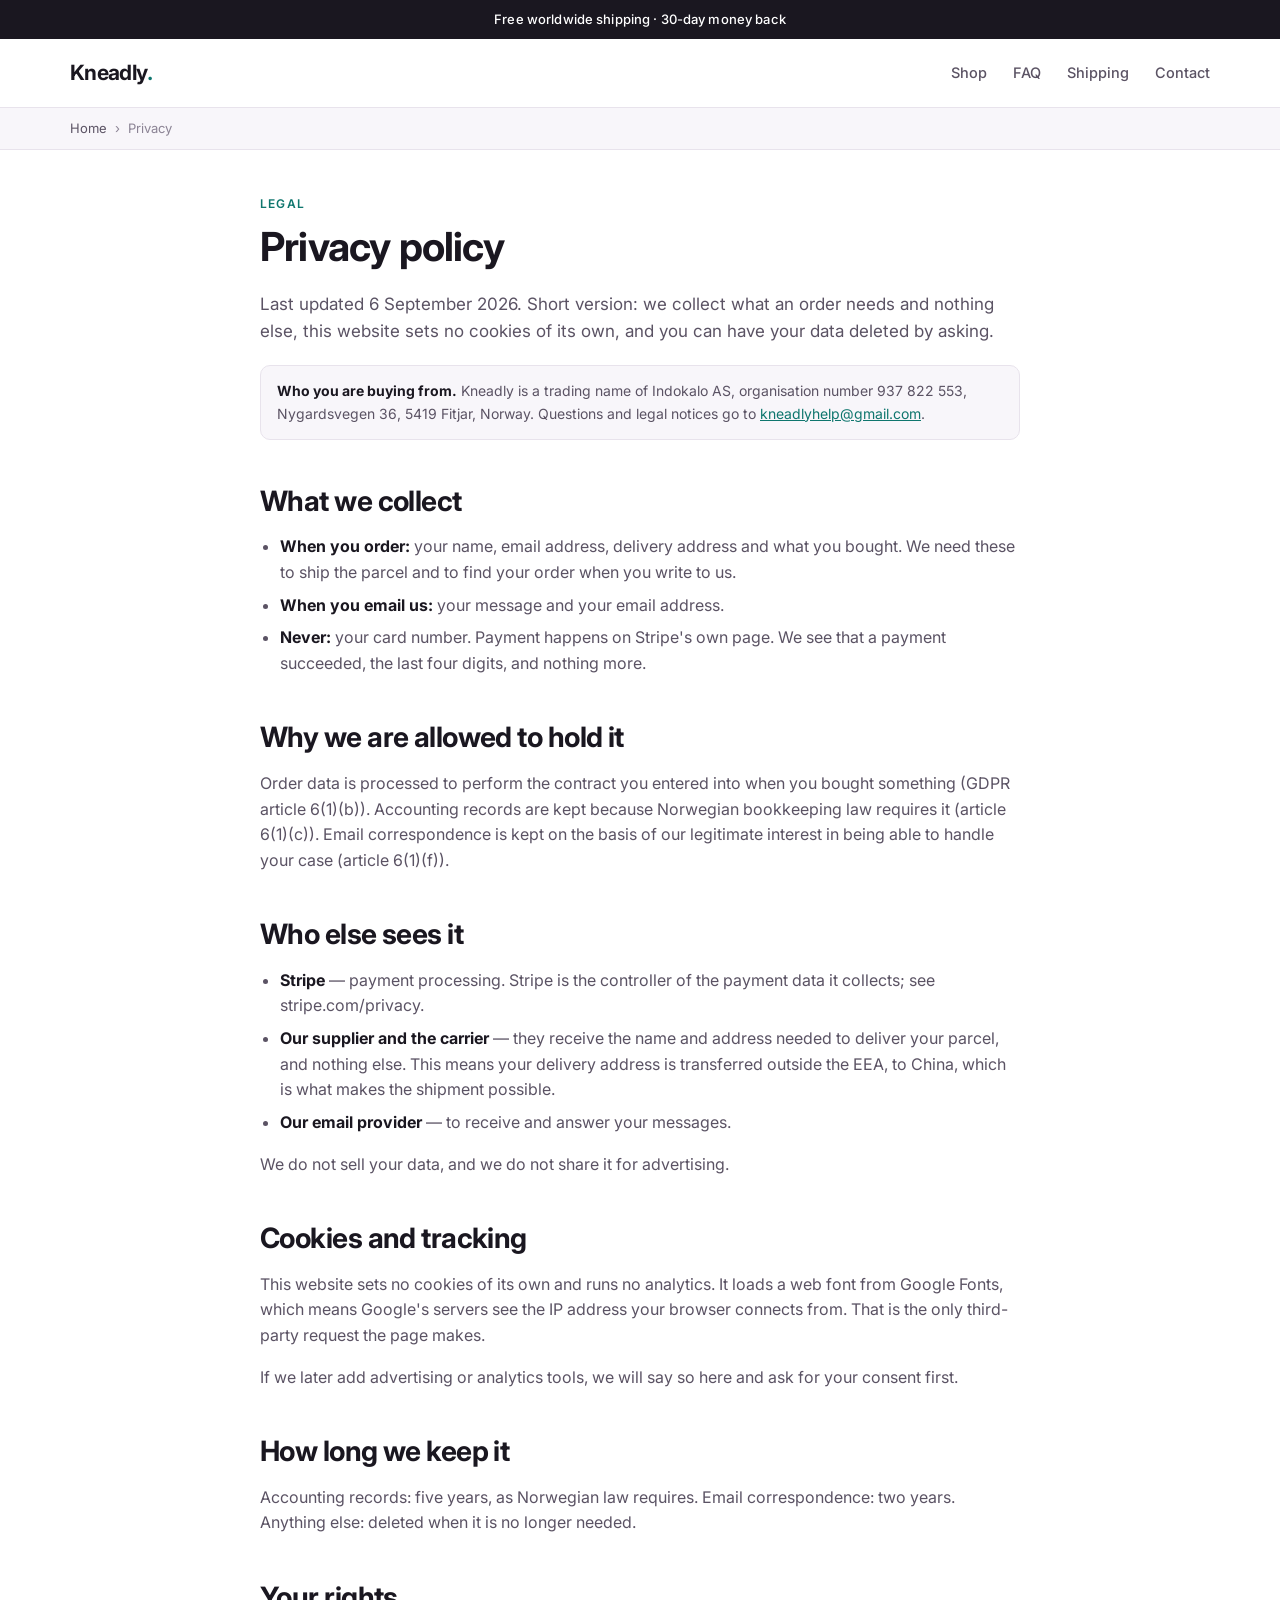
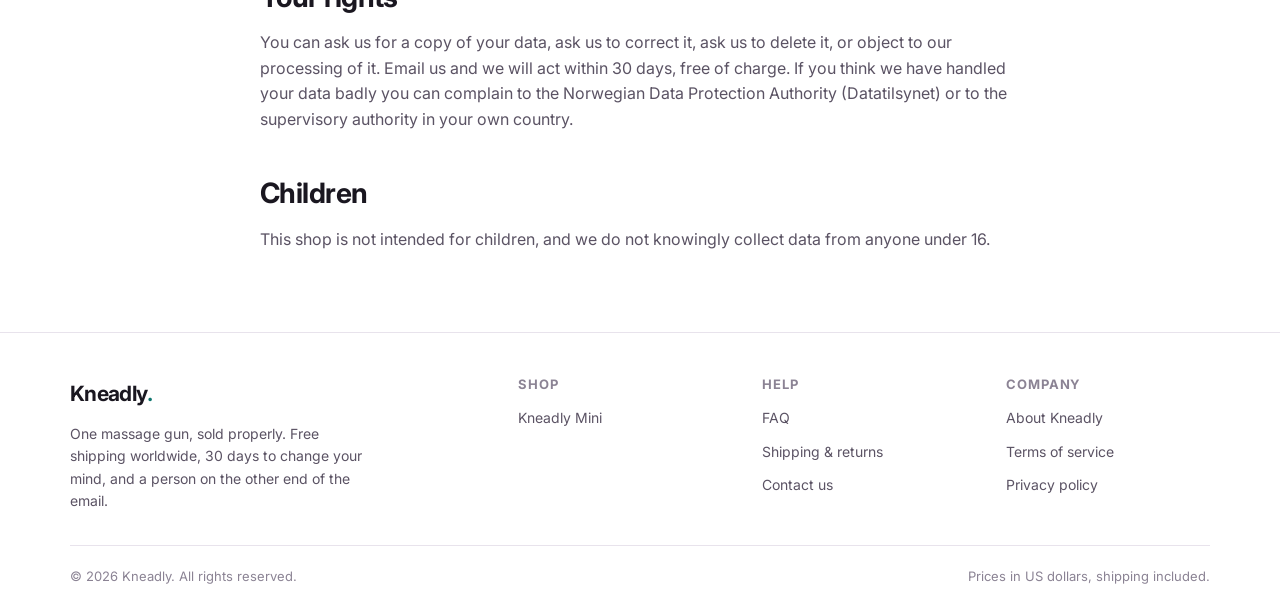
<file: privacy.html>
<!DOCTYPE html>
<html lang="en">
<head>
<meta charset="utf-8">
<meta name="viewport" content="width=device-width, initial-scale=1">
<title>Privacy policy | Kneadly</title>
<meta name="description" content="What data Kneadly collects, why, and how to have it deleted.">
<meta name="robots" content="index,follow">
<link rel="icon" href="data:image/svg+xml,<svg xmlns='http://www.w3.org/2000/svg' viewBox='0 0 32 32'><rect width='32' height='32' rx='7' fill='%230f766e'/><text x='16' y='23' font-family='Inter,Arial' font-size='19' font-weight='700' fill='%23fff' text-anchor='middle'>K</text></svg>">
<link rel="preconnect" href="https://fonts.googleapis.com">
<link rel="preconnect" href="https://fonts.gstatic.com" crossorigin>
<link href="https://fonts.googleapis.com/css2?family=Inter:wght@400;500;600;700&display=swap" rel="stylesheet">
<link rel="stylesheet" href="style.css?v=4">
</head>
<body>

<div class="announce">Free worldwide shipping &middot; 30-day money back</div>

<header class="site-header">
  <div class="wrap">
    <a class="logo" href="index.html">Kneadly<span>.</span></a>
    <nav class="nav">
      <a href="index.html">Shop</a>
      <a href="faq.html">FAQ</a>
      <a href="shipping.html">Shipping</a>
      <a href="contact.html">Contact</a>
    </nav>
  </div>
</header>

<div class="crumb">
  <div class="wrap"><a href="index.html">Home</a><span>&rsaquo;</span>Privacy</div>
</div>

<main class="wrap">
  <div class="page">
    <div class="eyebrow">Legal</div>
    <h1>Privacy policy</h1>
    <p>Last updated 6 September 2026. Short version: we collect what an order needs and nothing
       else, this website sets no cookies of its own, and you can have your data deleted by asking.</p>

    <div class="note"><strong>Who you are buying from.</strong> Kneadly is a trading name of Indokalo AS, organisation number 937 822 553, Nygardsvegen 36, 5419 Fitjar, Norway. Questions and legal notices go to <a href="mailto:kneadlyhelp@gmail.com">kneadlyhelp@gmail.com</a>.</div>

    <h2>What we collect</h2>
    <ul>
      <li><strong>When you order:</strong> your name, email address, delivery address and what you
          bought. We need these to ship the parcel and to find your order when you write to us.</li>
      <li><strong>When you email us:</strong> your message and your email address.</li>
      <li><strong>Never:</strong> your card number. Payment happens on Stripe's own page. We see that a
          payment succeeded, the last four digits, and nothing more.</li>
    </ul>

    <h2>Why we are allowed to hold it</h2>
    <p>Order data is processed to perform the contract you entered into when you bought something
       (GDPR article 6(1)(b)). Accounting records are kept because Norwegian bookkeeping law requires it
       (article 6(1)(c)). Email correspondence is kept on the basis of our legitimate interest in being
       able to handle your case (article 6(1)(f)).</p>

    <h2>Who else sees it</h2>
    <ul>
      <li><strong>Stripe</strong> — payment processing. Stripe is the controller of the payment data it
          collects; see stripe.com/privacy.</li>
      <li><strong>Our supplier and the carrier</strong> — they receive the name and address needed to
          deliver your parcel, and nothing else. This means your delivery address is transferred outside
          the EEA, to China, which is what makes the shipment possible.</li>
      <li><strong>Our email provider</strong> — to receive and answer your messages.</li>
    </ul>
    <p>We do not sell your data, and we do not share it for advertising.</p>

    <h2>Cookies and tracking</h2>
    <p>This website sets no cookies of its own and runs no analytics. It loads a web font from Google
       Fonts, which means Google's servers see the IP address your browser connects from. That is the
       only third-party request the page makes.</p>
    <p>If we later add advertising or analytics tools, we will say so here and ask for your consent
       first.</p>

    <h2>How long we keep it</h2>
    <p>Accounting records: five years, as Norwegian law requires. Email correspondence: two years.
       Anything else: deleted when it is no longer needed.</p>

    <h2>Your rights</h2>
    <p>You can ask us for a copy of your data, ask us to correct it, ask us to delete it, or object to
       our processing of it. Email us and we will act within 30 days, free of charge. If you think we
       have handled your data badly you can complain to the Norwegian Data Protection Authority
       (Datatilsynet) or to the supervisory authority in your own country.</p>

    <h2>Children</h2>
    <p>This shop is not intended for children, and we do not knowingly collect data from anyone under
       16.</p>

  </div>
</main>

<footer class="site-footer">
  <div class="wrap">
    <div class="foot-grid">
      <div>
        <a class="logo" href="index.html">Kneadly<span>.</span></a>
        <p>One massage gun, sold properly. Free shipping worldwide, 30 days to change your mind, and a
           person on the other end of the email.</p>
      </div>
      <div>
        <h4>Shop</h4>
        <ul>
          <li><a href="index.html">Kneadly Mini</a></li>
        </ul>
      </div>
      <div>
        <h4>Help</h4>
        <ul>
          <li><a href="faq.html">FAQ</a></li>
          <li><a href="shipping.html">Shipping &amp; returns</a></li>
          <li><a href="contact.html">Contact us</a></li>
        </ul>
      </div>
      <div>
        <h4>Company</h4>
        <ul>
          <li><a href="about.html">About Kneadly</a></li>
          <li><a href="terms.html">Terms of service</a></li>
          <li><a href="privacy.html">Privacy policy</a></li>
        </ul>
      </div>
    </div>
    <div class="copyright">
      <span>&copy; 2026 Kneadly. All rights reserved.</span>
      <span>Prices in US dollars, shipping included.</span>
    </div>
  </div>
</footer>

<script src="shop.js?v=3"></script>
</body>
</html>
</file>
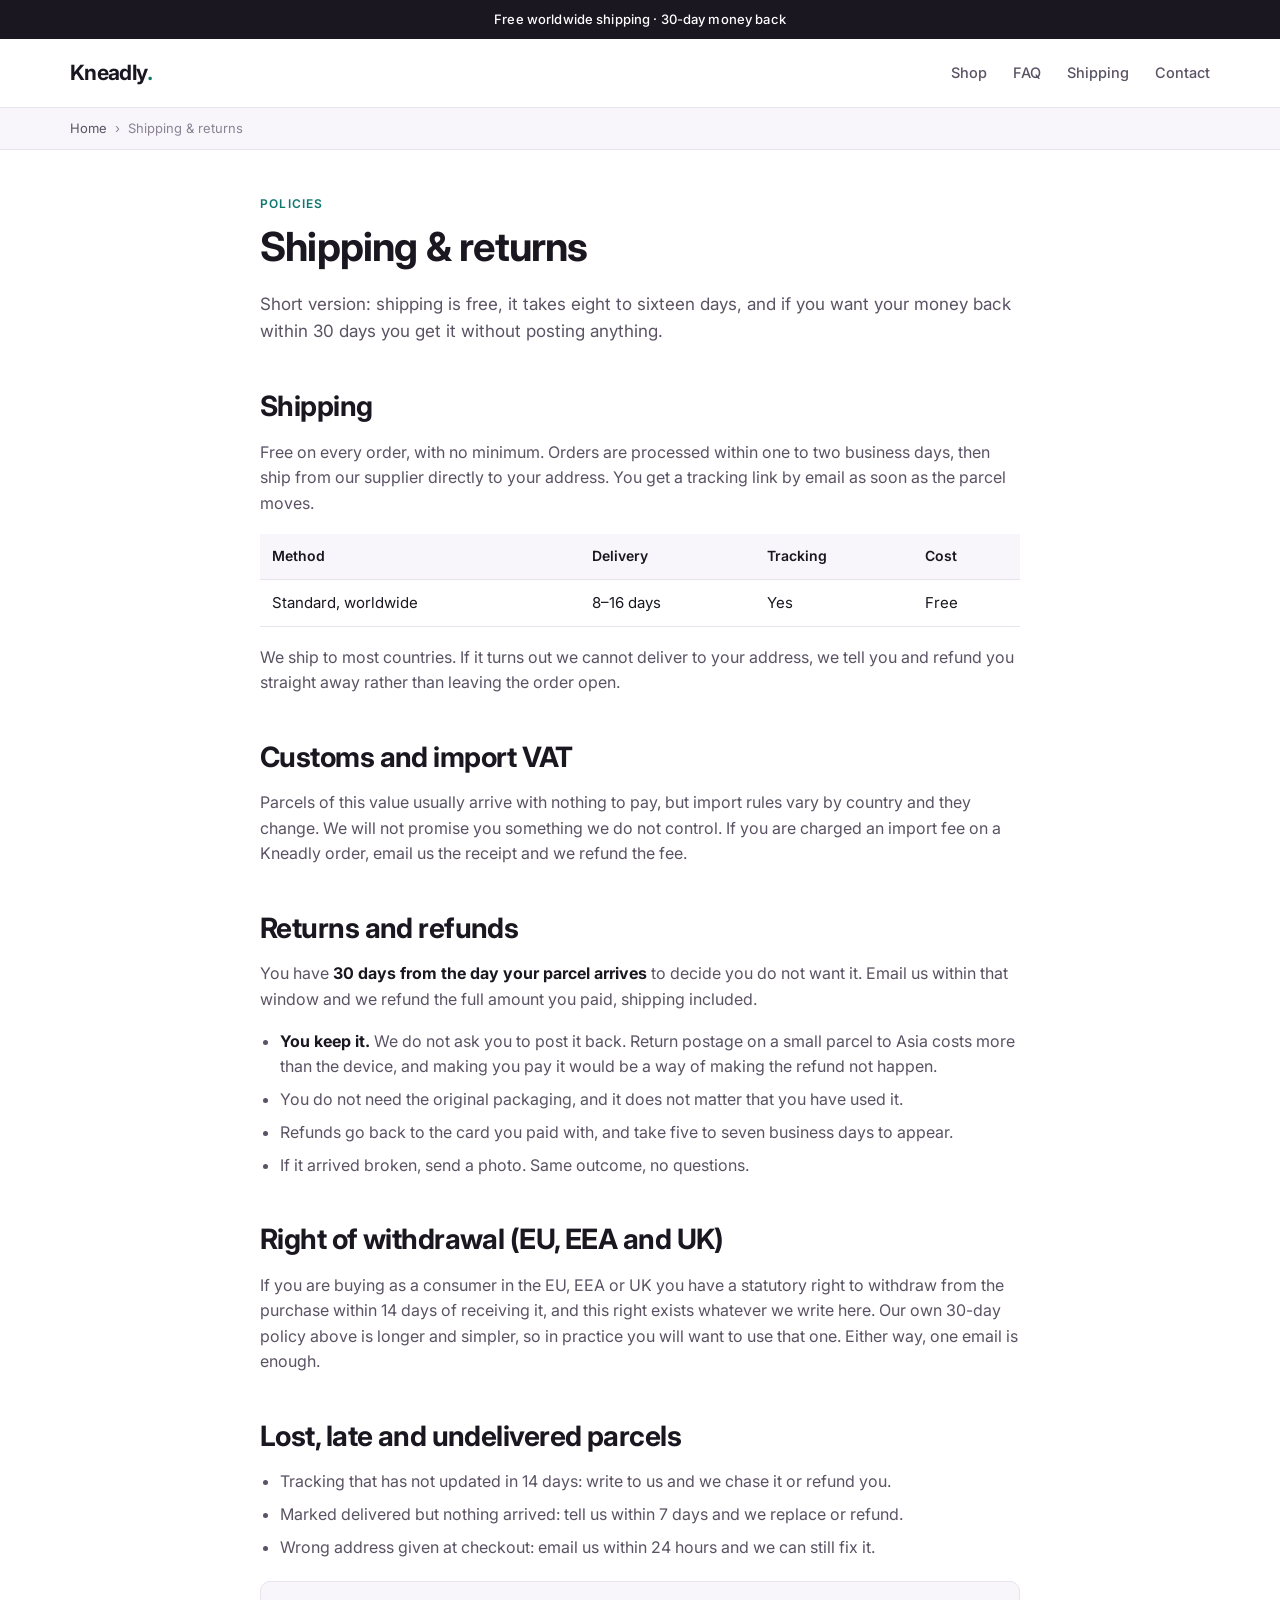
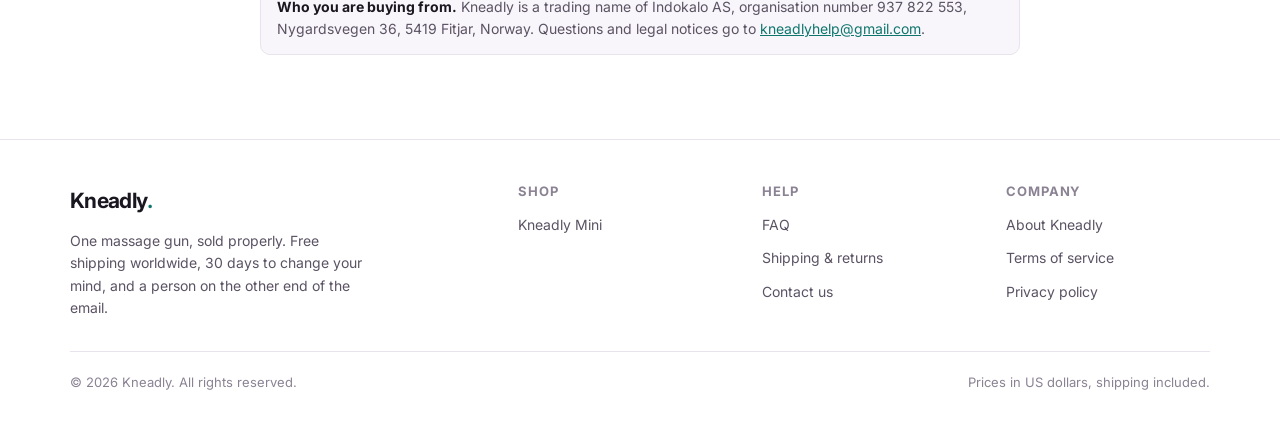
<file: shipping.html>
<!DOCTYPE html>
<html lang="en">
<head>
<meta charset="utf-8">
<meta name="viewport" content="width=device-width, initial-scale=1">
<title>Shipping &amp; returns | Kneadly</title>
<meta name="description" content="Free worldwide shipping with tracking, 8-16 day delivery, and a 30-day refund where you keep the product.">
<meta name="robots" content="index,follow">
<link rel="icon" href="data:image/svg+xml,<svg xmlns='http://www.w3.org/2000/svg' viewBox='0 0 32 32'><rect width='32' height='32' rx='7' fill='%230f766e'/><text x='16' y='23' font-family='Inter,Arial' font-size='19' font-weight='700' fill='%23fff' text-anchor='middle'>K</text></svg>">
<link rel="preconnect" href="https://fonts.googleapis.com">
<link rel="preconnect" href="https://fonts.gstatic.com" crossorigin>
<link href="https://fonts.googleapis.com/css2?family=Inter:wght@400;500;600;700&display=swap" rel="stylesheet">
<link rel="stylesheet" href="style.css?v=4">
</head>
<body>

<div class="announce">Free worldwide shipping &middot; 30-day money back</div>

<header class="site-header">
  <div class="wrap">
    <a class="logo" href="index.html">Kneadly<span>.</span></a>
    <nav class="nav">
      <a href="index.html">Shop</a>
      <a href="faq.html">FAQ</a>
      <a href="shipping.html">Shipping</a>
      <a href="contact.html">Contact</a>
    </nav>
  </div>
</header>

<div class="crumb">
  <div class="wrap"><a href="index.html">Home</a><span>&rsaquo;</span>Shipping &amp; returns</div>
</div>

<main class="wrap">
  <div class="page">
    <div class="eyebrow">Policies</div>
    <h1>Shipping &amp; returns</h1>
    <p>Short version: shipping is free, it takes eight to sixteen days, and if you want your
       money back within 30 days you get it without posting anything.</p>

    <h2>Shipping</h2>
    <p>Free on every order, with no minimum. Orders are processed within one to two business days, then
       ship from our supplier directly to your address. You get a tracking link by email as soon as the
       parcel moves.</p>

    <table class="ship">
      <tr><th>Method</th><th>Delivery</th><th>Tracking</th><th>Cost</th></tr>
      <tr><td>Standard, worldwide</td><td>8&ndash;16 days</td><td>Yes</td><td>Free</td></tr>
    </table>

    <p>We ship to most countries. If it turns out we cannot deliver to your address, we tell you and
       refund you straight away rather than leaving the order open.</p>

    <h2>Customs and import VAT</h2>
    <p>Parcels of this value usually arrive with nothing to pay, but import rules vary by country and
       they change. We will not promise you something we do not control. If you are charged an import fee
       on a Kneadly order, email us the receipt and we refund the fee.</p>

    <h2>Returns and refunds</h2>
    <p>You have <strong>30 days from the day your parcel arrives</strong> to decide you do not want it.
       Email us within that window and we refund the full amount you paid, shipping included.</p>
    <ul>
      <li><strong>You keep it.</strong> We do not ask you to post it back. Return postage on a
          small parcel to Asia costs more than the device, and making you pay it would be a way of
          making the refund not happen.</li>
      <li>You do not need the original packaging, and it does not matter that you have used it.</li>
      <li>Refunds go back to the card you paid with, and take five to seven business days to appear.</li>
      <li>If it arrived broken, send a photo. Same outcome, no questions.</li>
    </ul>

    <h2>Right of withdrawal (EU, EEA and UK)</h2>
    <p>If you are buying as a consumer in the EU, EEA or UK you have a statutory right to withdraw from
       the purchase within 14 days of receiving it, and this right exists whatever we write here. Our own
       30-day policy above is longer and simpler, so in practice you will want to use that one. Either
       way, one email is enough.</p>

    <h2>Lost, late and undelivered parcels</h2>
    <ul>
      <li>Tracking that has not updated in 14 days: write to us and we chase it or refund you.</li>
      <li>Marked delivered but nothing arrived: tell us within 7 days and we replace or refund.</li>
      <li>Wrong address given at checkout: email us within 24 hours and we can still fix it.</li>
    </ul>

    <div class="note"><strong>Who you are buying from.</strong> Kneadly is a trading name of Indokalo AS, organisation number 937 822 553, Nygardsvegen 36, 5419 Fitjar, Norway. Questions and legal notices go to <a href="mailto:kneadlyhelp@gmail.com">kneadlyhelp@gmail.com</a>.</div>
  </div>
</main>

<footer class="site-footer">
  <div class="wrap">
    <div class="foot-grid">
      <div>
        <a class="logo" href="index.html">Kneadly<span>.</span></a>
        <p>One massage gun, sold properly. Free shipping worldwide, 30 days to change your mind, and a
           person on the other end of the email.</p>
      </div>
      <div>
        <h4>Shop</h4>
        <ul>
          <li><a href="index.html">Kneadly Mini</a></li>
        </ul>
      </div>
      <div>
        <h4>Help</h4>
        <ul>
          <li><a href="faq.html">FAQ</a></li>
          <li><a href="shipping.html">Shipping &amp; returns</a></li>
          <li><a href="contact.html">Contact us</a></li>
        </ul>
      </div>
      <div>
        <h4>Company</h4>
        <ul>
          <li><a href="about.html">About Kneadly</a></li>
          <li><a href="terms.html">Terms of service</a></li>
          <li><a href="privacy.html">Privacy policy</a></li>
        </ul>
      </div>
    </div>
    <div class="copyright">
      <span>&copy; 2026 Kneadly. All rights reserved.</span>
      <span>Prices in US dollars, shipping included.</span>
    </div>
  </div>
</footer>

<script src="shop.js?v=3"></script>
</body>
</html>
</file>
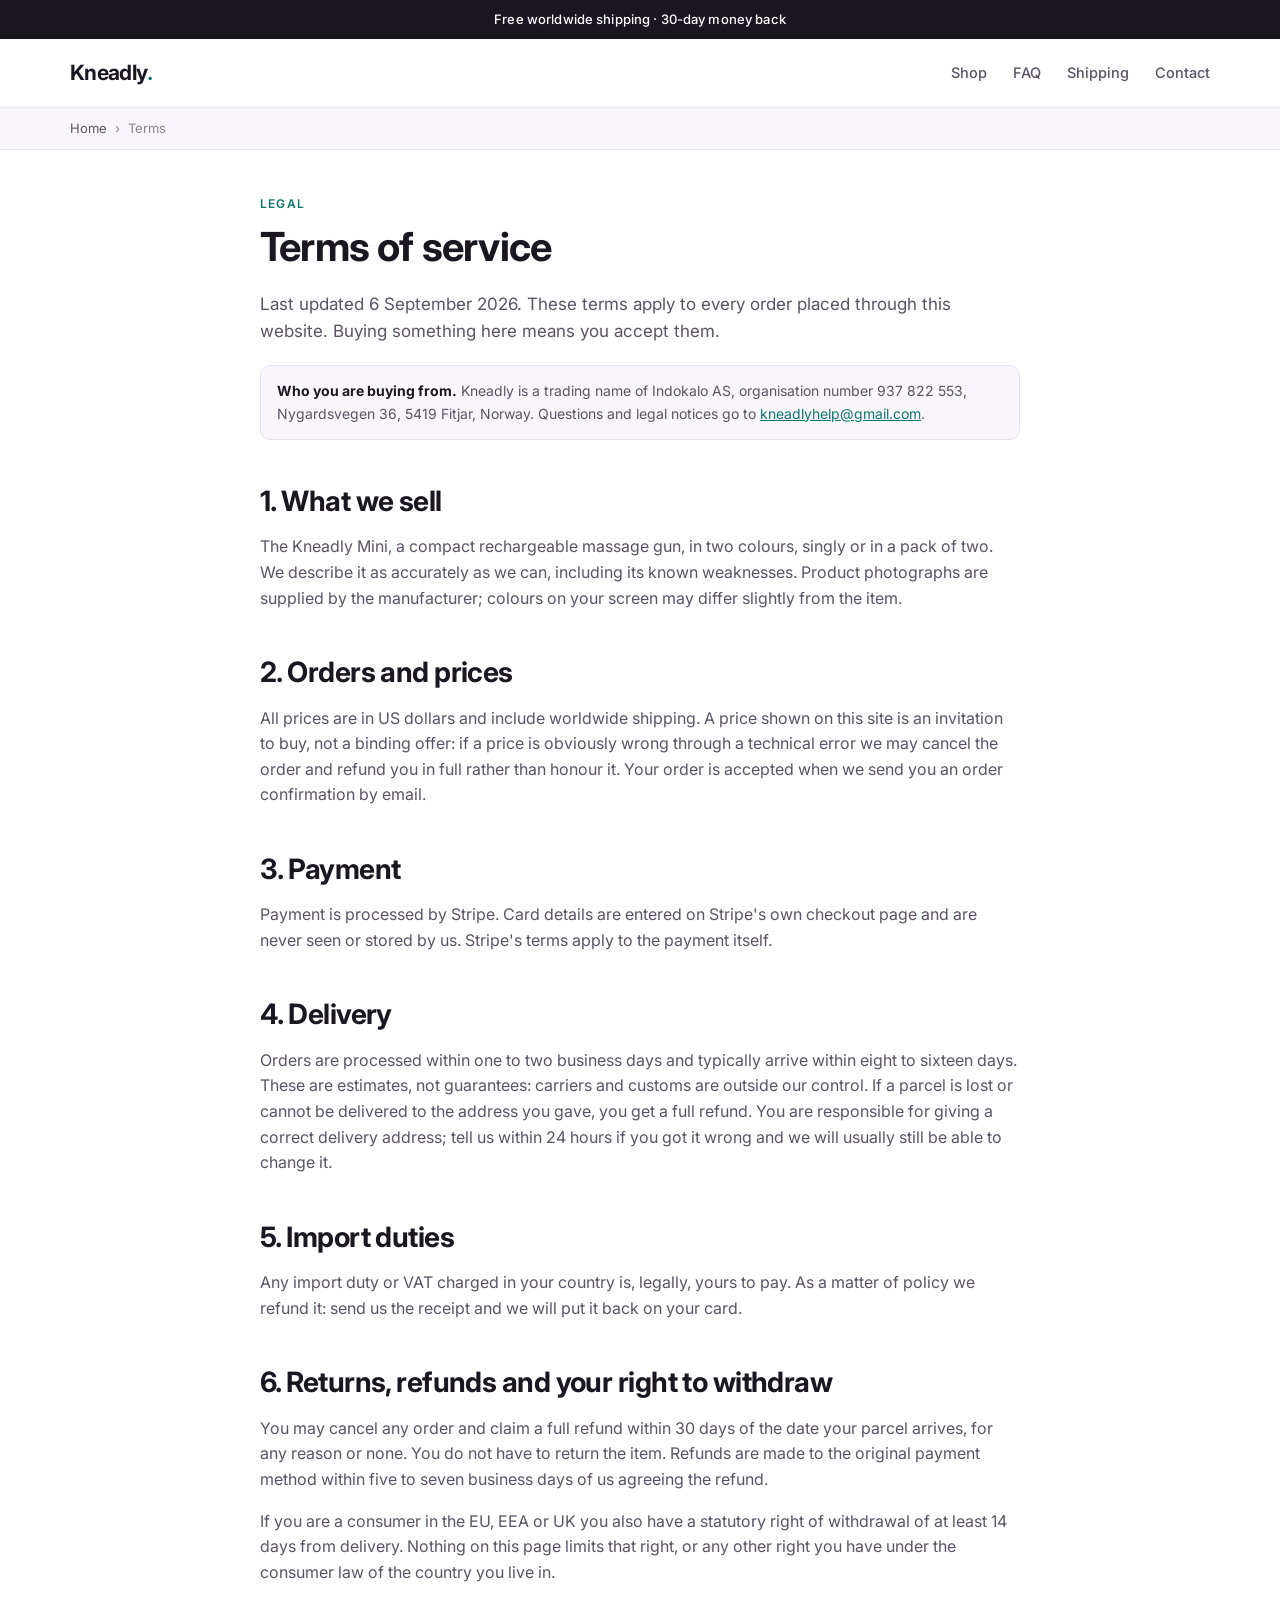
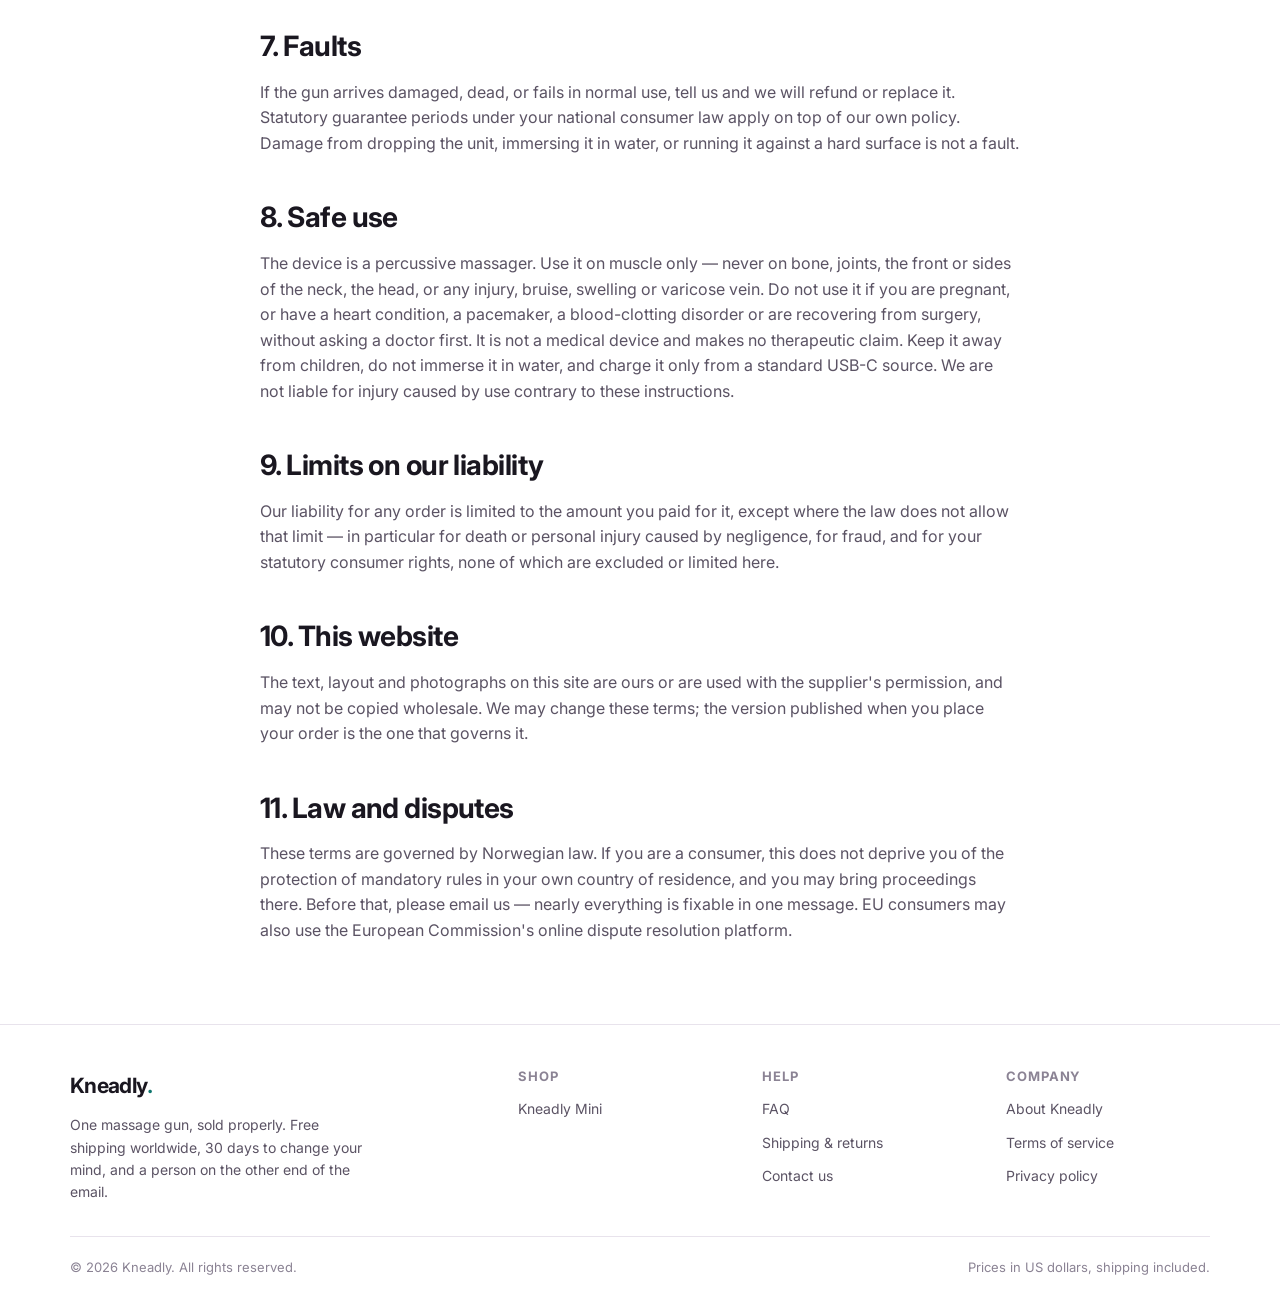
<file: terms.html>
<!DOCTYPE html>
<html lang="en">
<head>
<meta charset="utf-8">
<meta name="viewport" content="width=device-width, initial-scale=1">
<title>Terms of service | Kneadly</title>
<meta name="description" content="The terms that apply when you buy from Kneadly.">
<meta name="robots" content="index,follow">
<link rel="icon" href="data:image/svg+xml,<svg xmlns='http://www.w3.org/2000/svg' viewBox='0 0 32 32'><rect width='32' height='32' rx='7' fill='%230f766e'/><text x='16' y='23' font-family='Inter,Arial' font-size='19' font-weight='700' fill='%23fff' text-anchor='middle'>K</text></svg>">
<link rel="preconnect" href="https://fonts.googleapis.com">
<link rel="preconnect" href="https://fonts.gstatic.com" crossorigin>
<link href="https://fonts.googleapis.com/css2?family=Inter:wght@400;500;600;700&display=swap" rel="stylesheet">
<link rel="stylesheet" href="style.css?v=4">
</head>
<body>

<div class="announce">Free worldwide shipping &middot; 30-day money back</div>

<header class="site-header">
  <div class="wrap">
    <a class="logo" href="index.html">Kneadly<span>.</span></a>
    <nav class="nav">
      <a href="index.html">Shop</a>
      <a href="faq.html">FAQ</a>
      <a href="shipping.html">Shipping</a>
      <a href="contact.html">Contact</a>
    </nav>
  </div>
</header>

<div class="crumb">
  <div class="wrap"><a href="index.html">Home</a><span>&rsaquo;</span>Terms</div>
</div>

<main class="wrap">
  <div class="page">
    <div class="eyebrow">Legal</div>
    <h1>Terms of service</h1>
    <p>Last updated 6 September 2026. These terms apply to every order placed through this
       website. Buying something here means you accept them.</p>

    <div class="note"><strong>Who you are buying from.</strong> Kneadly is a trading name of Indokalo AS, organisation number 937 822 553, Nygardsvegen 36, 5419 Fitjar, Norway. Questions and legal notices go to <a href="mailto:kneadlyhelp@gmail.com">kneadlyhelp@gmail.com</a>.</div>

    <h2>1. What we sell</h2>
    <p>The Kneadly Mini, a compact rechargeable massage gun, in two colours, singly or in a pack of two.
       We describe it as accurately as we can, including its known weaknesses. Product photographs are
       supplied by the manufacturer; colours on your screen may differ slightly from the item.</p>

    <h2>2. Orders and prices</h2>
    <p>All prices are in US dollars and include worldwide shipping. A price shown on this site is an
       invitation to buy, not a binding offer: if a price is obviously wrong through a technical error we
       may cancel the order and refund you in full rather than honour it. Your order is accepted when we
       send you an order confirmation by email.</p>

    <h2>3. Payment</h2>
    <p>Payment is processed by Stripe. Card details are entered on Stripe's own checkout page and are
       never seen or stored by us. Stripe's terms apply to the payment itself.</p>

    <h2>4. Delivery</h2>
    <p>Orders are processed within one to two business days and typically arrive within eight to sixteen
       days. These are estimates, not guarantees: carriers and customs are outside our control. If a
       parcel is lost or cannot be delivered to the address you gave, you get a full refund. You are
       responsible for giving a correct delivery address; tell us within 24 hours if you got it wrong and
       we will usually still be able to change it.</p>

    <h2>5. Import duties</h2>
    <p>Any import duty or VAT charged in your country is, legally, yours to pay. As a matter of policy we
       refund it: send us the receipt and we will put it back on your card.</p>

    <h2>6. Returns, refunds and your right to withdraw</h2>
    <p>You may cancel any order and claim a full refund within 30 days of the date your parcel arrives,
       for any reason or none. You do not have to return the item. Refunds are made to the original
       payment method within five to seven business days of us agreeing the refund.</p>
    <p>If you are a consumer in the EU, EEA or UK you also have a statutory right of withdrawal of at
       least 14 days from delivery. Nothing on this page limits that right, or any other right you have
       under the consumer law of the country you live in.</p>

    <h2>7. Faults</h2>
    <p>If the gun arrives damaged, dead, or fails in normal use, tell us and we will refund or replace
       it. Statutory guarantee periods under your national consumer law apply on top of our own policy.
       Damage from dropping the unit, immersing it in water, or running it against a hard surface is not
       a fault.</p>

    <h2>8. Safe use</h2>
    <p>The device is a percussive massager. Use it on muscle only &mdash; never on bone, joints, the
       front or sides of the neck, the head, or any injury, bruise, swelling or varicose vein. Do not use
       it if you are pregnant, or have a heart condition, a pacemaker, a blood-clotting disorder or are
       recovering from surgery, without asking a doctor first. It is not a medical device and makes no
       therapeutic claim. Keep it away from children, do not immerse it in water, and charge it only from
       a standard USB-C source. We are not liable for injury caused by use contrary to these instructions.</p>

    <h2>9. Limits on our liability</h2>
    <p>Our liability for any order is limited to the amount you paid for it, except where the law does
       not allow that limit — in particular for death or personal injury caused by negligence, for fraud,
       and for your statutory consumer rights, none of which are excluded or limited here.</p>

    <h2>10. This website</h2>
    <p>The text, layout and photographs on this site are ours or are used with the supplier's permission,
       and may not be copied wholesale. We may change these terms; the version published when you place
       your order is the one that governs it.</p>

    <h2>11. Law and disputes</h2>
    <p>These terms are governed by Norwegian law. If you are a consumer, this does not deprive you of the
       protection of mandatory rules in your own country of residence, and you may bring proceedings
       there. Before that, please email us — nearly everything is fixable in one message. EU consumers
       may also use the European Commission's online dispute resolution platform.</p>

  </div>
</main>

<footer class="site-footer">
  <div class="wrap">
    <div class="foot-grid">
      <div>
        <a class="logo" href="index.html">Kneadly<span>.</span></a>
        <p>One massage gun, sold properly. Free shipping worldwide, 30 days to change your mind, and a
           person on the other end of the email.</p>
      </div>
      <div>
        <h4>Shop</h4>
        <ul>
          <li><a href="index.html">Kneadly Mini</a></li>
        </ul>
      </div>
      <div>
        <h4>Help</h4>
        <ul>
          <li><a href="faq.html">FAQ</a></li>
          <li><a href="shipping.html">Shipping &amp; returns</a></li>
          <li><a href="contact.html">Contact us</a></li>
        </ul>
      </div>
      <div>
        <h4>Company</h4>
        <ul>
          <li><a href="about.html">About Kneadly</a></li>
          <li><a href="terms.html">Terms of service</a></li>
          <li><a href="privacy.html">Privacy policy</a></li>
        </ul>
      </div>
    </div>
    <div class="copyright">
      <span>&copy; 2026 Kneadly. All rights reserved.</span>
      <span>Prices in US dollars, shipping included.</span>
    </div>
  </div>
</footer>

<script src="shop.js?v=3"></script>
</body>
</html>
</file>
<file: style.css>
/* ==========================================================================
   Kneadly — one stylesheet for the whole shop.
   ========================================================================== */

:root {
  --ink:        #1a1720;
  --ink-2:      #5b5364;
  --ink-3:      #8b8394;
  --line:       #e8e3ec;
  --line-2:     #d6cfdc;
  --bg:         #ffffff;
  --soft:       #f8f6fa;
  --warm:       #faf7f4;
  --accent:     #0f766e;
  --accent-dk:  #115e59;
  --accent-sf:  #e6f4f1;
  --good:       #1f7a4d;
  --radius:     14px;
  --radius-sm:  10px;
  --shadow:     0 1px 2px rgba(26,23,32,.05), 0 8px 24px rgba(26,23,32,.06);
  --wrap:       1180px;
}

* { box-sizing: border-box; }

html { -webkit-text-size-adjust: 100%; }

body {
  margin: 0;
  background: var(--bg);
  color: var(--ink);
  font-family: Inter, -apple-system, BlinkMacSystemFont, "Segoe UI", Roboto, Helvetica, Arial, sans-serif;
  font-size: 16px;
  line-height: 1.6;
  -webkit-font-smoothing: antialiased;
}

img { max-width: 100%; display: block; }

a { color: var(--accent); }

h1, h2, h3, h4 { line-height: 1.2; letter-spacing: -.02em; margin: 0 0 .5em; }
h1 { font-size: clamp(28px, 4vw, 40px); font-weight: 700; }
h2 { font-size: clamp(22px, 3vw, 28px); font-weight: 700; }
h3 { font-size: 18px; font-weight: 650; }

.wrap { width: 100%; max-width: var(--wrap); margin: 0 auto; padding: 0 20px; }

:where(a, button, summary, [tabindex]):focus-visible {
  outline: 2px solid var(--accent);
  outline-offset: 3px;
  border-radius: 4px;
}

.visually-hidden {
  position: absolute; width: 1px; height: 1px; overflow: hidden;
  clip: rect(0 0 0 0); clip-path: inset(50%); white-space: nowrap;
}

/* ---------- Announcement + header ---------- */

.announce {
  background: var(--ink);
  color: #fff;
  text-align: center;
  font-size: 13px;
  font-weight: 500;
  letter-spacing: .01em;
  padding: 9px 16px;
}

.site-header { border-bottom: 1px solid var(--line); background: var(--bg); }
.site-header .wrap {
  display: flex; align-items: center; justify-content: space-between;
  gap: 24px; min-height: 68px;
}

.logo {
  font-size: 21px; font-weight: 700; letter-spacing: -.03em;
  color: var(--ink); text-decoration: none;
}
.logo span { color: var(--accent); }

.nav { display: flex; gap: 26px; }
.nav a {
  color: var(--ink-2); text-decoration: none; font-size: 14.5px; font-weight: 500;
}
.nav a:hover { color: var(--ink); }

.crumb { border-bottom: 1px solid var(--line); background: var(--soft); }
.crumb .wrap { display: flex; gap: 8px; align-items: center; padding-block: 10px; font-size: 13px; color: var(--ink-3); }
.crumb a { color: var(--ink-2); text-decoration: none; }
.crumb a:hover { text-decoration: underline; }

/* ---------- Product layout ---------- */

.product {
  display: grid;
  grid-template-columns: 1fr;
  gap: 32px;
  padding: 28px 0 40px;
}
@media (min-width: 900px) {
  .product { grid-template-columns: minmax(0, 1.05fr) minmax(0, .95fr); gap: 56px; padding: 40px 0 56px; }
  .product > .col-buy { position: sticky; top: 24px; align-self: start; }
}

/* Gallery */

.gallery-main {
  position: relative;
  background: var(--soft);
  border: 1px solid var(--line);
  border-radius: var(--radius);
  aspect-ratio: 1 / 1;
  overflow: hidden;
}
/* Absolute rather than width/height:100% — a percentage height inside an
   aspect-ratio box collapses to the image's intrinsic height in some
   engines, which crops the photo instead of letterboxing it. */
.gallery-main img {
  position: absolute; inset: 12px;
  width: calc(100% - 24px); height: calc(100% - 24px);
  object-fit: contain;
}

.thumbs {
  display: grid;
  grid-template-columns: repeat(5, 1fr);
  gap: 10px;
  margin-top: 10px;
}
.thumbs button {
  position: relative;
  padding: 0; margin: 0; cursor: pointer;
  background: var(--soft);
  border: 1px solid var(--line);
  border-radius: var(--radius-sm);
  aspect-ratio: 1 / 1;
  overflow: hidden;
}
.thumbs button img {
  position: absolute; inset: 6px;
  width: calc(100% - 12px); height: calc(100% - 12px);
  object-fit: contain;
}
.thumbs button[aria-current="true"] { border-color: var(--accent); box-shadow: 0 0 0 1px var(--accent); }

/* ---------- Buy column ---------- */

.rating-row {
  display: flex; align-items: center; gap: 8px;
  font-size: 13.5px; color: var(--ink-2); margin-bottom: 10px;
}
.stars { color: #d69b1f; letter-spacing: 1px; font-size: 14px; }
.rating-row a { color: var(--ink-2); }

.subtitle { color: var(--ink-2); margin: -.2em 0 20px; font-size: 16.5px; }

.price-row { display: flex; align-items: baseline; gap: 12px; flex-wrap: wrap; margin-bottom: 4px; }
.price { font-size: 30px; font-weight: 700; letter-spacing: -.02em; }
.price-was { color: var(--ink-3); text-decoration: line-through; font-size: 17px; }
.price-save {
  background: var(--accent-sf); color: var(--accent-dk);
  font-size: 12.5px; font-weight: 600; padding: 3px 9px; border-radius: 999px;
}
.price-note { font-size: 13px; color: var(--ink-3); margin: 0 0 22px; }

.field-label {
  display: block; font-size: 13px; font-weight: 600; text-transform: uppercase;
  letter-spacing: .06em; color: var(--ink-3); margin-bottom: 9px;
}
.field-label b { color: var(--ink); font-weight: 600; text-transform: none; letter-spacing: 0; }

.swatches { display: flex; gap: 10px; margin-bottom: 22px; }
.swatch {
  display: flex; align-items: center; gap: 9px;
  border: 1px solid var(--line-2); background: #fff;
  border-radius: 999px; padding: 7px 15px 7px 8px;
  font: inherit; font-size: 14px; font-weight: 500; color: var(--ink);
  cursor: pointer;
}
.swatch i {
  width: 20px; height: 20px; border-radius: 50%;
  border: 1px solid rgba(0,0,0,.14); display: block;
}
.swatch[data-color="grey"] i      { background: linear-gradient(140deg, #6f6d76, #4a4850); }
.swatch[data-color="black"] i     { background: linear-gradient(140deg, #3a3a3f, #141417); }
.swatch[aria-pressed="true"] { border-color: var(--accent); box-shadow: 0 0 0 1px var(--accent); }

.bundles { display: grid; gap: 10px; margin-bottom: 20px; }
.bundle {
  position: relative; text-align: left; cursor: pointer;
  display: grid; grid-template-columns: 1fr auto; align-items: center; gap: 4px 12px;
  border: 1px solid var(--line-2); background: #fff;
  border-radius: var(--radius); padding: 14px 16px;
  font: inherit; color: var(--ink);
}
.bundle:hover { border-color: var(--line-2); background: var(--soft); }
.bundle[aria-pressed="true"] { border-color: var(--accent); box-shadow: 0 0 0 1px var(--accent); background: #fff; }
.b-name { grid-column: 1; font-weight: 600; font-size: 15.5px; }
.b-sub  { grid-column: 1; font-size: 13px; color: var(--ink-3); }
.b-price { grid-column: 2; grid-row: 1 / span 2; font-size: 19px; font-weight: 700; text-align: right; align-self: center; }
.b-price s { display: block; font-size: 13px; font-weight: 500; color: var(--ink-3); }
.b-tag {
  position: absolute; top: -9px; right: 14px;
  background: var(--accent); color: #fff;
  font-size: 11px; font-weight: 600; letter-spacing: .04em; text-transform: uppercase;
  padding: 2px 9px; border-radius: 999px;
}

.btn-buy {
  display: block; width: 100%;
  background: var(--accent); color: #fff;
  text-align: center; text-decoration: none;
  font-size: 16.5px; font-weight: 650; letter-spacing: .01em;
  padding: 17px 20px; border-radius: var(--radius);
  border: none; cursor: pointer;
  transition: background .15s ease;
}
.btn-buy:hover { background: var(--accent-dk); }

.btn-note { text-align: center; font-size: 12.5px; color: var(--ink-3); margin: 10px 0 0; }

.assurance {
  display: grid; grid-template-columns: repeat(3, 1fr);
  gap: 8px; margin: 22px 0 4px;
  border-top: 1px solid var(--line); border-bottom: 1px solid var(--line);
  padding: 16px 0;
}
.assurance div {
  display: flex; flex-direction: column; align-items: center; gap: 6px;
  text-align: center; font-size: 12.5px; font-weight: 500; color: var(--ink-2);
  line-height: 1.35;
}
.assurance svg { width: 20px; height: 20px; stroke: var(--accent); fill: none; stroke-width: 1.6; }

/* Accordions */

.panel { border-bottom: 1px solid var(--line); }
.panel summary {
  cursor: pointer; list-style: none;
  padding: 16px 0; font-weight: 600; font-size: 15.5px;
  display: flex; align-items: center; justify-content: space-between; gap: 12px;
}
.panel summary::-webkit-details-marker { display: none; }
.panel summary::after {
  content: ""; width: 9px; height: 9px; flex: none;
  border-right: 1.8px solid var(--ink-3); border-bottom: 1.8px solid var(--ink-3);
  transform: rotate(45deg) translateY(-2px);
  transition: transform .15s ease;
}
.panel[open] summary::after { transform: rotate(225deg) translateY(-2px); }
.panel .body { padding-bottom: 18px; color: var(--ink-2); font-size: 15px; }
.panel .body p { margin: 0 0 .9em; }
.panel .body p:last-child, .panel .body ul:last-child { margin-bottom: 0; }
.panel .body ul { margin: 0 0 .9em; padding-left: 20px; }
.panel .body li { margin-bottom: .4em; }
.panel .body strong { color: var(--ink); }

.spec-table { width: 100%; border-collapse: collapse; font-size: 14.5px; }
.spec-table th, .spec-table td { text-align: left; padding: 9px 0; border-bottom: 1px solid var(--line); vertical-align: top; }
.spec-table th { font-weight: 500; color: var(--ink-3); width: 46%; }
.spec-table tr:last-child th, .spec-table tr:last-child td { border-bottom: none; }

/* ---------- Sections ---------- */

.band { background: var(--warm); border-top: 1px solid var(--line); }
.band-soft { background: var(--soft); border-top: 1px solid var(--line); }
.section { padding: 56px 0; }
.section > .wrap > h2 { text-align: center; max-width: 22ch; margin-inline: auto; }
.lede { text-align: center; max-width: 58ch; margin: 0 auto 40px; color: var(--ink-2); }

.eyebrow {
  font-size: 12px; font-weight: 600; letter-spacing: .1em; text-transform: uppercase;
  color: var(--accent); margin-bottom: 10px;
}
.section .eyebrow { text-align: center; }

.steps { display: grid; gap: 22px; grid-template-columns: 1fr; counter-reset: step; }
@media (min-width: 760px) { .steps { grid-template-columns: repeat(3, 1fr); gap: 32px; } }
.step { counter-increment: step; }
.step::before {
  content: counter(step);
  display: grid; place-items: center;
  width: 34px; height: 34px; border-radius: 50%;
  background: var(--accent); color: #fff;
  font-size: 15px; font-weight: 700; margin-bottom: 14px;
}
.step h3 { margin-bottom: .35em; }
.step p { margin: 0; color: var(--ink-2); font-size: 15px; }

.cards { display: grid; gap: 20px; grid-template-columns: 1fr; }
@media (min-width: 760px) { .cards { grid-template-columns: repeat(3, 1fr); } }
.card {
  background: #fff; border: 1px solid var(--line);
  border-radius: var(--radius); padding: 24px;
}
.card h3 { margin-bottom: .4em; }
.card p { margin: 0; color: var(--ink-2); font-size: 15px; }

/* Honest review block */

.evidence {
  background: #fff; border: 1px solid var(--line);
  border-radius: var(--radius); padding: 26px; max-width: 780px; margin: 0 auto;
}
.evidence > p:first-of-type { margin-top: 0; }
.score { display: flex; align-items: center; gap: 14px; flex-wrap: wrap; margin-bottom: 6px; }
.score b { font-size: 34px; font-weight: 700; letter-spacing: -.02em; line-height: 1; }
.score .stars { font-size: 17px; }
.score span { font-size: 14px; color: var(--ink-2); }

.tags { display: flex; flex-wrap: wrap; gap: 8px; margin: 18px 0 20px; padding: 0; list-style: none; }
.tags li {
  font-size: 13px; padding: 5px 11px; border-radius: 999px;
  background: var(--soft); border: 1px solid var(--line); color: var(--ink-2);
}
.tags li b { color: var(--ink); font-weight: 600; }
.tags li.neg { background: #fdf3f3; border-color: #f2dede; }

.src-note {
  font-size: 13.5px; color: var(--ink-2);
  border-left: 3px solid var(--accent); background: var(--accent-sf);
  padding: 12px 16px; border-radius: 0 var(--radius-sm) var(--radius-sm) 0;
  margin: 0;
}

/* FAQ list */

.faq-list { max-width: 780px; margin: 0 auto; }
.faq-list .panel:first-child { border-top: 1px solid var(--line); }

.page { max-width: 760px; margin: 0 auto; padding: 44px 0 64px; }
.page h2 { margin-top: 1.6em; }
.page p, .page li { color: var(--ink-2); }
.page p:first-of-type { font-size: 17px; }
.page ul { padding-left: 20px; }
.page li { margin-bottom: .45em; }
.page strong { color: var(--ink); }

.contact-box {
  background: var(--soft); border: 1px solid var(--line);
  border-radius: var(--radius); padding: 26px; margin: 26px 0;
}
.contact-box .mail {
  font-size: clamp(18px, 3.4vw, 24px); font-weight: 650;
  letter-spacing: -.02em; text-decoration: none; word-break: break-all;
}

.ship { width: 100%; border-collapse: collapse; margin: 18px 0; font-size: 15px; }
.ship th, .ship td { text-align: left; padding: 11px 12px; border-bottom: 1px solid var(--line); }
.ship th { background: var(--soft); font-weight: 600; color: var(--ink); font-size: 14px; }

.note {
  font-size: 14px; color: var(--ink-2);
  background: var(--soft); border: 1px solid var(--line);
  border-radius: var(--radius-sm); padding: 14px 16px; margin: 20px 0;
}

/* ---------- Sticky mobile buy bar ---------- */

.buybar {
  position: fixed; left: 0; right: 0; bottom: 0; z-index: 40;
  background: rgba(255,255,255,.96);
  backdrop-filter: saturate(1.6) blur(8px);
  border-top: 1px solid var(--line);
  padding: 10px 16px calc(10px + env(safe-area-inset-bottom));
  display: none; align-items: center; gap: 12px;
  transform: translateY(110%);
  transition: transform .2s ease;
}
.buybar.is-shown { transform: translateY(0); }
.buybar .bb-text { flex: 1; min-width: 0; }
.buybar .bb-name { font-size: 13px; color: var(--ink-2); line-height: 1.2; }
.buybar .bb-price { font-size: 17px; font-weight: 700; }
.buybar .btn-buy { width: auto; padding: 13px 22px; font-size: 15px; }
@media (max-width: 899px) {
  .buybar { display: flex; }
  body.has-buybar { padding-bottom: 78px; }
}

/* ---------- Footer ---------- */

.site-footer { border-top: 1px solid var(--line); background: var(--bg); padding: 44px 0 28px; margin-top: 0; }
.foot-grid { display: grid; gap: 28px; grid-template-columns: 1fr; }
@media (min-width: 760px) { .foot-grid { grid-template-columns: 2fr 1fr 1fr 1fr; gap: 40px; } }
.foot-grid p { color: var(--ink-2); font-size: 14px; margin: 12px 0 0; max-width: 34ch; }
.foot-grid h4 { font-size: 13px; text-transform: uppercase; letter-spacing: .07em; color: var(--ink-3); margin-bottom: 12px; }
.foot-grid ul { list-style: none; margin: 0; padding: 0; }
.foot-grid li { margin-bottom: 8px; }
.foot-grid li a { color: var(--ink-2); text-decoration: none; font-size: 14px; }
.foot-grid li a:hover { color: var(--ink); text-decoration: underline; }
.copyright {
  border-top: 1px solid var(--line); margin-top: 32px; padding-top: 20px;
  font-size: 13px; color: var(--ink-3);
  display: flex; gap: 8px 18px; flex-wrap: wrap; justify-content: space-between;
}

/* ---------- Small screens: let the header wrap instead of overflowing ---------- */
@media (max-width: 520px) {
  .site-header .wrap { flex-wrap: wrap; gap: 6px 14px; padding-block: 10px; }
  .nav { flex-wrap: wrap; gap: 6px 14px; }
}
.buybar { max-width: 100vw; box-sizing: border-box; }
html, body { overflow-x: hidden; }

@media (prefers-reduced-motion: reduce) {
  * { animation-duration: .01ms !important; transition-duration: .01ms !important; }
}
</file>
